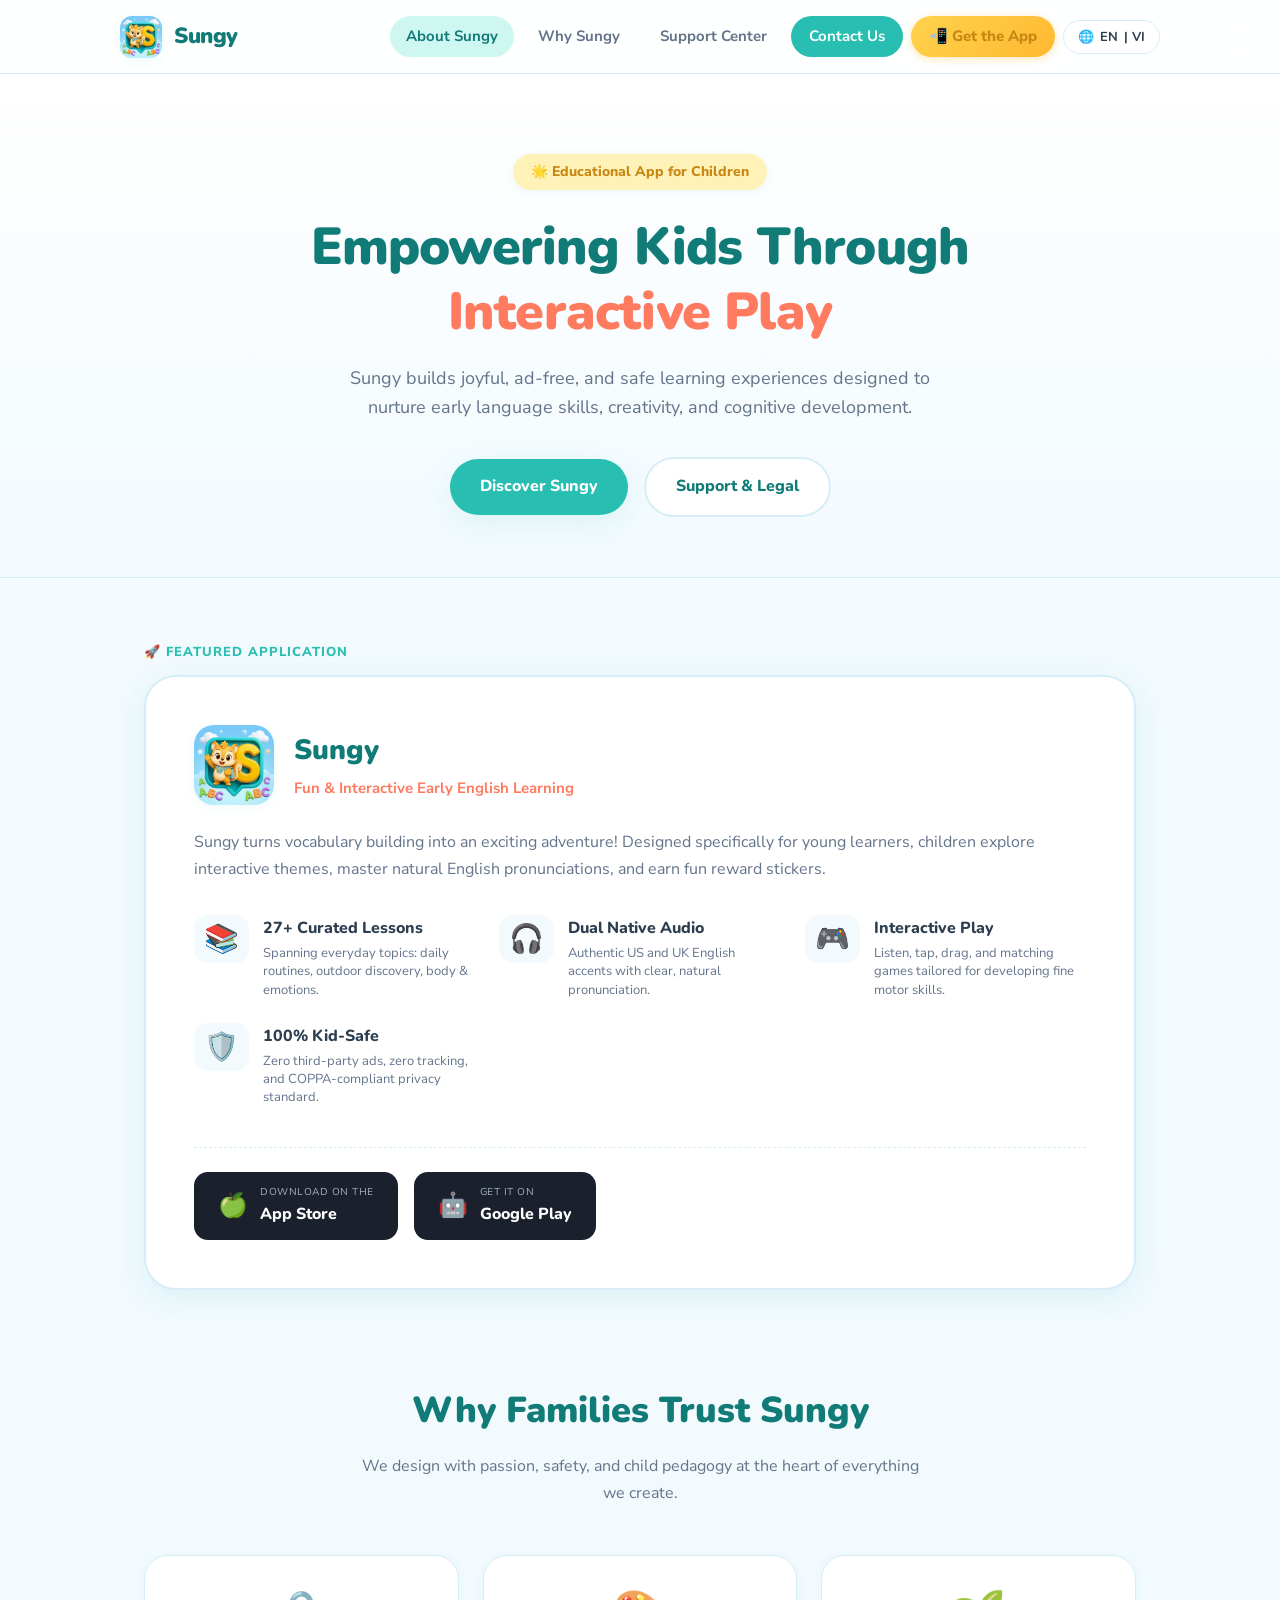
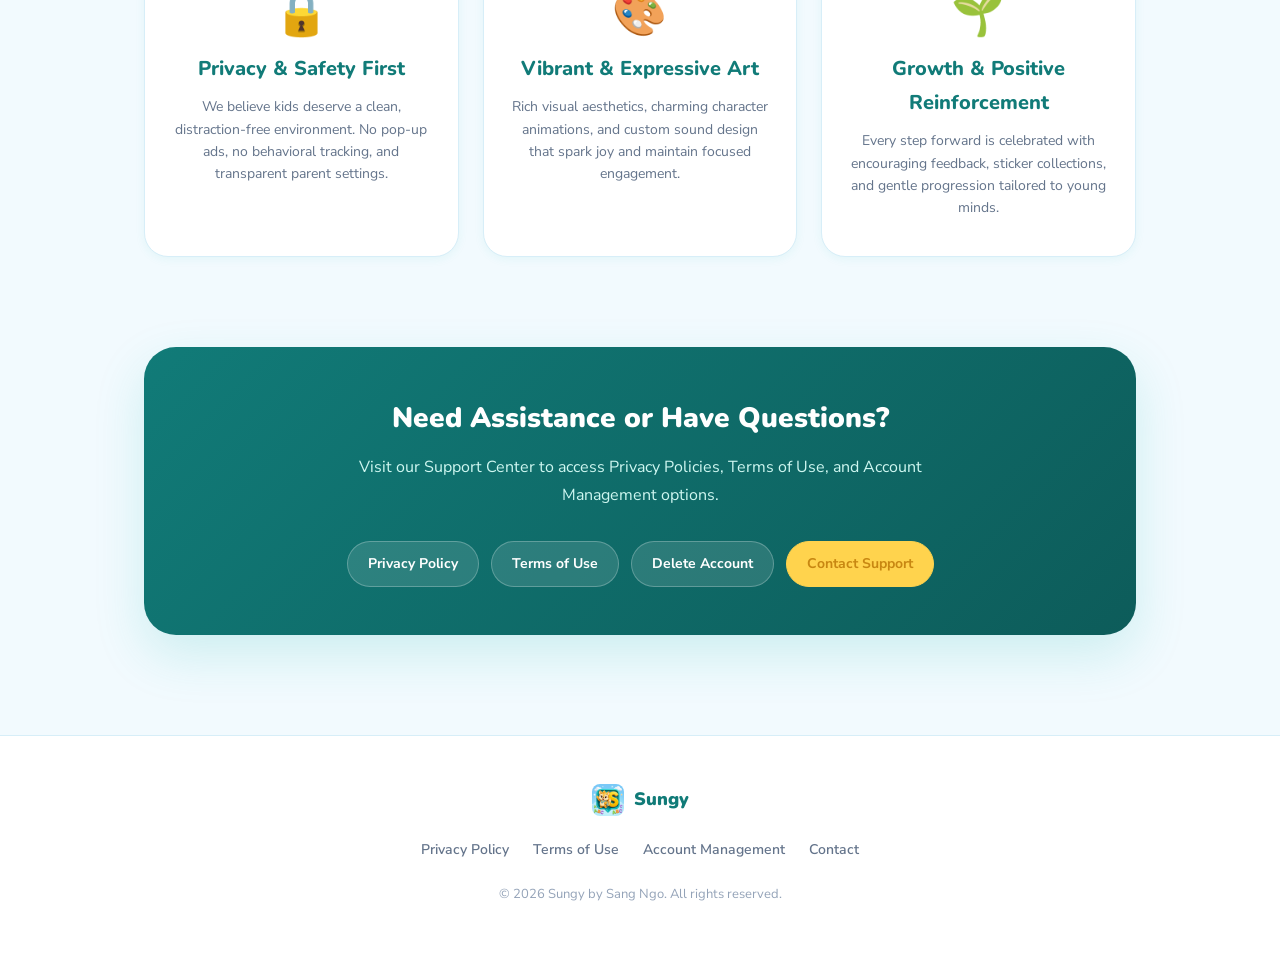
<file: sungy-home/index.html>
<!DOCTYPE html>
<html lang="en">
<head>
  <meta charset="UTF-8">
  <meta name="viewport" content="width=device-width, initial-scale=1.0">
  <title>Sungy – Inspiring Safe & Interactive Learning for Kids</title>
  <meta name="description" content="Sungy creates engaging, ad-free educational applications for children, featuring interactive English learning for early language acquisition.">
  <meta name="keywords" content="Sungy, Sungy app, tiếng Anh cho bé, học tiếng Anh mầm non, ứng dụng học tiếng Anh trẻ em, early English learning, kids educational app, safe kids app">
  <link rel="canonical" href="https://sungy.net/">
  <link rel="icon" type="image/png" href="icon.png">

  <!-- Open Graph / Facebook / Zalo -->
  <meta property="og:type" content="website">
  <meta property="og:url" content="https://sungy.net/">
  <meta property="og:site_name" content="Sungy">
  <meta property="og:title" content="Sungy – Inspiring Safe & Interactive Learning for Kids">
  <meta property="og:description" content="Sungy creates engaging, ad-free educational applications for children, featuring interactive English learning for early language acquisition.">
  <meta property="og:image" content="https://sungy.net/icon.png">

  <!-- Twitter Cards -->
  <meta name="twitter:card" content="summary_large_image">
  <meta name="twitter:url" content="https://sungy.net/">
  <meta name="twitter:title" content="Sungy – Inspiring Safe & Interactive Learning for Kids">
  <meta name="twitter:description" content="Sungy creates engaging, ad-free educational applications for children, featuring interactive English learning for early language acquisition.">
  <meta name="twitter:image" content="https://sungy.net/icon.png">

  <!-- Schema.org JSON-LD Structured Data -->
  <script type="application/ld+json">
  {
    "@context": "https://schema.org",
    "@type": "SoftwareApplication",
    "name": "Sungy",
    "operatingSystem": "iOS, Android",
    "applicationCategory": "EducationalApplication",
    "offers": {
      "@type": "Offer",
      "price": "0",
      "priceCurrency": "USD"
    },
    "description": "Sungy creates engaging, ad-free educational applications for children, featuring interactive English learning for early language acquisition.",
    "author": {
      "@type": "Person",
      "name": "Sang Ngo"
    },
    "url": "https://sungy.net/",
    "downloadUrl": "https://sungy.net/download"
  }
  </script>

  <link rel="stylesheet" href="style.css">
</head>
<body>

  <!-- Navbar -->
  <nav class="navbar">
    <div class="navbar-inner">
      <a href="index.html" class="nav-brand">
        <img src="icon.png" alt="Sungy Logo" class="nav-brand-icon">
        <span class="nav-brand-name">Sungy</span>
      </a>
      <ul class="nav-links">
        <li><a href="#sungy-app" class="active" data-i18n="nav.apps">About Sungy</a></li>
        <li><a href="#about" data-i18n="nav.about">Why Sungy</a></li>
        <li><a href="https://support.sungy.net/" target="_blank" data-i18n="nav.support">Support Center</a></li>
        <li><a href="mailto:beanngo1990@gmail.com" class="btn-nav" data-i18n="nav.contact">Contact Us</a></li>
        <li>
          <a href="#store-buttons" id="nav-download-btn" class="btn-download" data-i18n="nav.download">📲 Get the App</a>
        </li>
        <li>
          <button id="lang-toggle" class="lang-toggle-btn" aria-label="Toggle language">
            🌐 <strong>EN</strong> | VI
          </button>
        </li>
      </ul>
    </div>
  </nav>

  <!-- Hero Section -->
  <header class="hero">
    <div class="hero-container">
      <div class="hero-badge" data-i18n="hero.badge">🌟 Educational App for Children</div>
      <h1 data-i18n="hero.title">Empowering Kids Through <span class="highlight">Interactive Play</span></h1>
      <p class="hero-subtitle" data-i18n="hero.subtitle">
        Sungy builds joyful, ad-free, and safe learning experiences designed to nurture early language skills, creativity, and cognitive development.
      </p>
      <div class="hero-cta">
        <a href="#sungy-app" class="btn btn-primary" data-i18n="hero.ctaPrimary">Discover Sungy</a>
        <a href="https://support.sungy.net/" class="btn btn-secondary" target="_blank" data-i18n="hero.ctaSecondary">Support & Legal</a>
      </div>
    </div>
  </header>

  <main class="page">

    <!-- Featured App Section -->
    <section id="sungy-app" class="featured-app-section">
      <div class="section-badge" data-i18n="featured.badge">🚀 Featured Application</div>
      <div class="app-card">
        <div class="app-info">
          <div class="app-header">
            <img src="icon.png" alt="Sungy Icon" class="app-icon">
            <div>
              <h2 class="app-title" data-i18n="featured.title">Sungy</h2>
              <span class="app-tagline" data-i18n="featured.tagline">Fun & Interactive Early English Learning</span>
            </div>
          </div>
          <p class="app-description" data-i18n="featured.desc">
            Sungy turns vocabulary building into an exciting adventure! Designed specifically for young learners, children explore interactive themes, master natural English pronunciations, and earn fun reward stickers.
          </p>

          <div class="feature-list">
            <div class="feature-item">
              <span class="feature-icon">📚</span>
              <div>
                <strong data-i18n="featured.f1Title">27+ Curated Lessons</strong>
                <p data-i18n="featured.f1Desc">Spanning everyday topics: daily routines, outdoor discovery, body & emotions.</p>
              </div>
            </div>
            <div class="feature-item">
              <span class="feature-icon">🎧</span>
              <div>
                <strong data-i18n="featured.f2Title">Dual Native Audio</strong>
                <p data-i18n="featured.f2Desc">Authentic US and UK English accents with clear, natural pronunciation.</p>
              </div>
            </div>
            <div class="feature-item">
              <span class="feature-icon">🎮</span>
              <div>
                <strong data-i18n="featured.f3Title">Interactive Play</strong>
                <p data-i18n="featured.f3Desc">Listen, tap, drag, and matching games tailored for developing fine motor skills.</p>
              </div>
            </div>
            <div class="feature-item">
              <span class="feature-icon">🛡️</span>
              <div>
                <strong data-i18n="featured.f4Title">100% Kid-Safe</strong>
                <p data-i18n="featured.f4Desc">Zero third-party ads, zero tracking, and COPPA-compliant privacy standard.</p>
              </div>
            </div>
          </div>

          <div class="store-buttons" id="store-buttons">
            <a href="https://apps.apple.com/app/id6790650146" target="_blank" rel="noopener noreferrer" class="store-badge">
              <span class="store-icon">🍏</span>
              <div>
                <span class="store-small" data-i18n="featured.storeAppStoreSmall">Download on the</span>
                <span class="store-name">App Store</span>
              </div>
            </a>
            <a href="https://play.google.com/store/apps/details?id=com.seduforge.skidsenglish" target="_blank" rel="noopener noreferrer" class="store-badge">
              <span class="store-icon">🤖</span>
              <div>
                <span class="store-small" data-i18n="featured.storeGooglePlaySmall">GET IT ON</span>
                <span class="store-name">Google Play</span>
              </div>
            </a>
          </div>
        </div>
      </div>
    </section>

    <!-- Why Sungy / Core Values -->
    <section id="about" class="values-section">
      <h2 class="section-title" data-i18n="values.title">Why Families Trust <span class="highlight">Sungy</span></h2>
      <p class="section-subtitle" data-i18n="values.subtitle">We design with passion, safety, and child pedagogy at the heart of everything we create.</p>

      <div class="values-grid">
        <div class="value-card">
          <div class="value-emoji">🔒</div>
          <h3 data-i18n="values.v1Title">Privacy & Safety First</h3>
          <p data-i18n="values.v1Desc">We believe kids deserve a clean, distraction-free environment. No pop-up ads, no behavioral tracking, and transparent parent settings.</p>
        </div>

        <div class="value-card">
          <div class="value-emoji">🎨</div>
          <h3 data-i18n="values.v2Title">Vibrant & Expressive Art</h3>
          <p data-i18n="values.v2Desc">Rich visual aesthetics, charming character animations, and custom sound design that spark joy and maintain focused engagement.</p>
        </div>

        <div class="value-card">
          <div class="value-emoji">🌱</div>
          <h3 data-i18n="values.v3Title">Growth & Positive Reinforcement</h3>
          <p data-i18n="values.v3Desc">Every step forward is celebrated with encouraging feedback, sticker collections, and gentle progression tailored to young minds.</p>
        </div>
      </div>
    </section>

    <!-- Support & Contact Banner -->
    <section class="support-banner">
      <div class="support-content">
        <h2 data-i18n="supportBanner.title">Need Assistance or Have Questions?</h2>
        <p data-i18n="supportBanner.subtitle">Visit our Support Center to access Privacy Policies, Terms of Use, and Account Management options.</p>
        <div class="support-links">
          <a href="https://support.sungy.net/privacy-policy.html" class="support-btn" target="_blank" data-i18n="supportBanner.privacy">Privacy Policy</a>
          <a href="https://support.sungy.net/terms-of-use.html" class="support-btn" target="_blank" data-i18n="supportBanner.terms">Terms of Use</a>
          <a href="https://support.sungy.net/delete-account.html" class="support-btn" target="_blank" data-i18n="supportBanner.deleteAccount">Delete Account</a>
          <a href="mailto:beanngo1990@gmail.com" class="support-btn highlight-btn" data-i18n="supportBanner.contact">Contact Support</a>
        </div>
      </div>
    </section>

  </main>

  <!-- Footer -->
  <footer class="footer">
    <div class="footer-inner">
      <div class="footer-brand">
        <img src="icon.png" alt="Sungy Logo" class="footer-logo">
        <span>Sungy</span>
      </div>
      <ul class="footer-links">
        <li><a href="https://support.sungy.net/privacy-policy.html" target="_blank" data-i18n="footer.privacy">Privacy Policy</a></li>
        <li><a href="https://support.sungy.net/terms-of-use.html" target="_blank" data-i18n="footer.terms">Terms of Use</a></li>
        <li><a href="https://support.sungy.net/delete-account.html" target="_blank" data-i18n="footer.account">Account Management</a></li>
        <li><a href="mailto:beanngo1990@gmail.com" data-i18n="footer.contact">Contact</a></li>
      </ul>
      <p class="footer-copy" data-i18n="footer.copy">© 2026 Sungy by Sang Ngo. All rights reserved.</p>
    </div>
  </footer>

  <script src="script.js"></script>
</body>
</html>
</file>
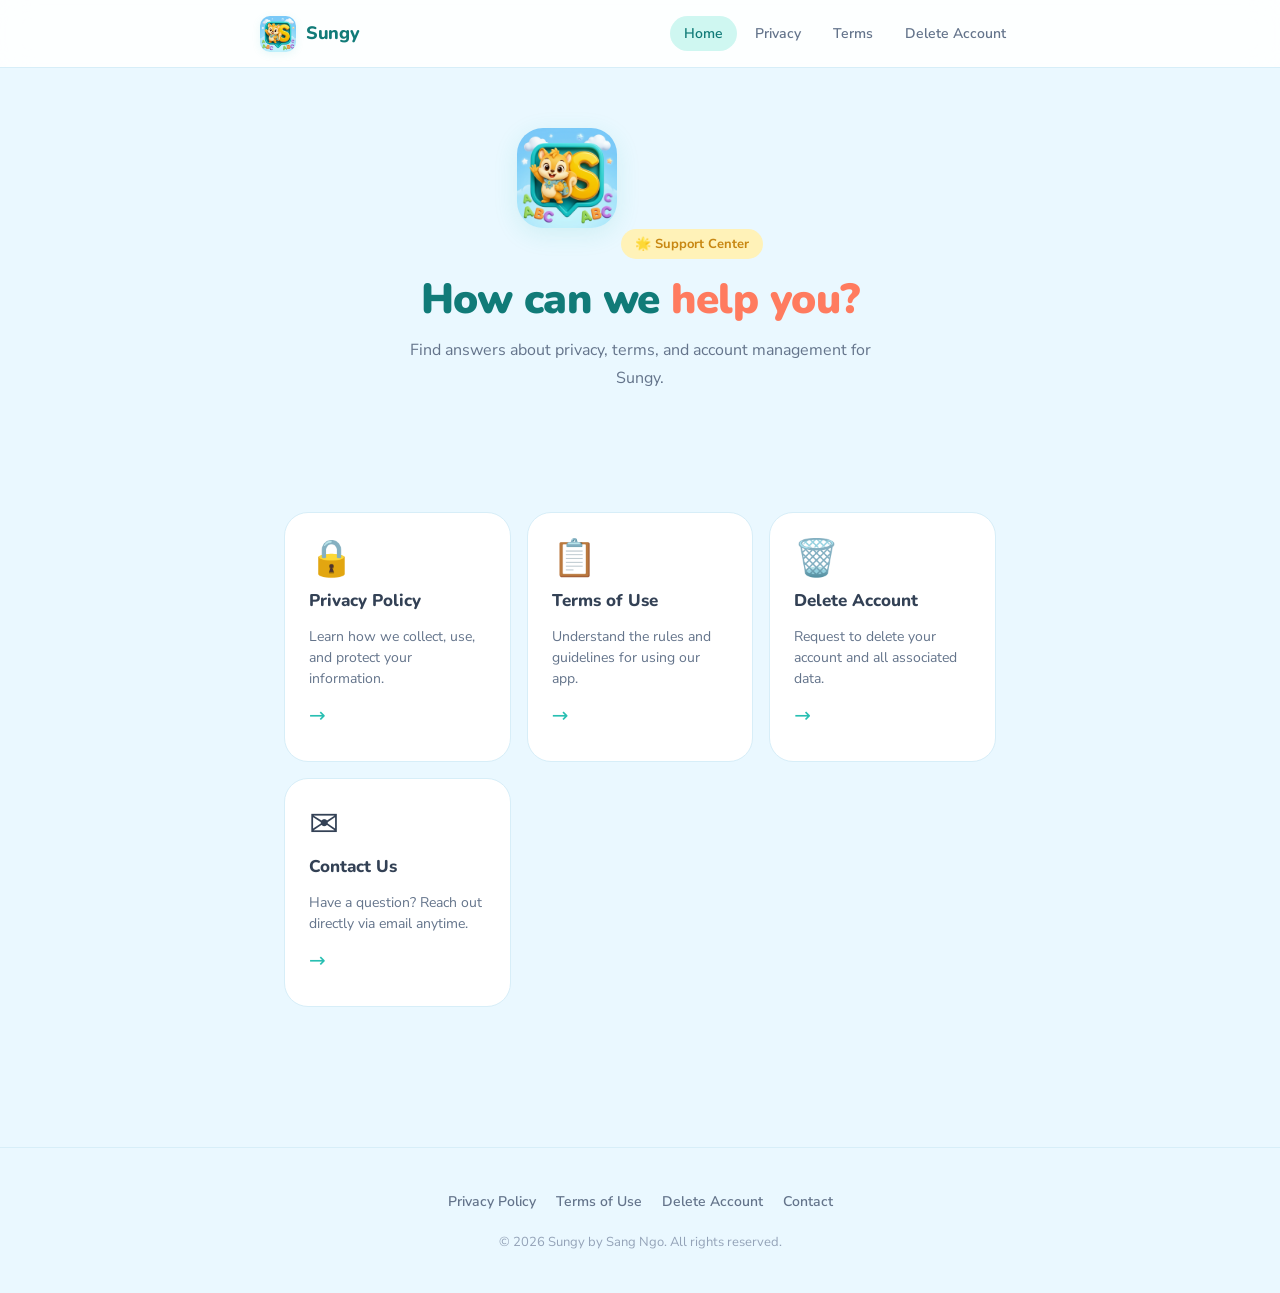
<file: sungy/index.html>
<!DOCTYPE html>
<html lang="en">
<head>
  <meta charset="UTF-8">
  <meta name="viewport" content="width=device-width, initial-scale=1.0">
  <title>Support – Sungy</title>
  <meta name="description" content="Help center for Sungy – Privacy Policy, Terms of Use, and Account Management.">
  <link rel="icon" type="image/png" href="icon.png">
  <link rel="stylesheet" href="style.css">
</head>
<body>

  <!-- Navbar -->
  <nav class="navbar">
    <div class="navbar-inner">
      <a href="index.html" class="nav-brand">
        <img src="icon.png" alt="Sungy" class="nav-brand-icon">
        <span class="nav-brand-name">Sungy</span>
      </a>
      <ul class="nav-links">
        <li><a href="index.html" class="active">Home</a></li>
        <li><a href="privacy-policy.html">Privacy</a></li>
        <li><a href="terms-of-use.html">Terms</a></li>
        <li><a href="delete-account.html">Delete Account</a></li>
      </ul>
    </div>
  </nav>

  <!-- Hero -->
  <div class="hero">
    <img src="icon.png" alt="Sungy" class="hero-icon">
    <div class="hero-badge">🌟 Support Center</div>
    <h1>How can we <span class="highlight">help you?</span></h1>
    <p>Find answers about privacy, terms, and account management for Sungy.</p>
  </div>

  <!-- Cards -->
  <div class="page">
    <div class="cards-grid">

      <a href="privacy-policy.html" class="card">
        <div class="card-emoji">🔒</div>
        <div class="card-title">Privacy Policy</div>
        <div class="card-desc">Learn how we collect, use, and protect your information.</div>
        <div class="card-arrow">→</div>
      </a>

      <a href="terms-of-use.html" class="card">
        <div class="card-emoji">📋</div>
        <div class="card-title">Terms of Use</div>
        <div class="card-desc">Understand the rules and guidelines for using our app.</div>
        <div class="card-arrow">→</div>
      </a>

      <a href="delete-account.html" class="card">
        <div class="card-emoji">🗑️</div>
        <div class="card-title">Delete Account</div>
        <div class="card-desc">Request to delete your account and all associated data.</div>
        <div class="card-arrow">→</div>
      </a>

      <a href="mailto:beanngo1990@gmail.com" class="card">
        <div class="card-emoji">✉️</div>
        <div class="card-title">Contact Us</div>
        <div class="card-desc">Have a question? Reach out directly via email anytime.</div>
        <div class="card-arrow">→</div>
      </a>

    </div>
  </div>

  <!-- Footer -->
  <footer class="footer">
    <ul class="footer-links">
      <li><a href="privacy-policy.html">Privacy Policy</a></li>
      <li><a href="terms-of-use.html">Terms of Use</a></li>
      <li><a href="delete-account.html">Delete Account</a></li>
      <li><a href="mailto:beanngo1990@gmail.com">Contact</a></li>
    </ul>
    <p class="footer-copy">© 2026 Sungy by Sang Ngo. All rights reserved.</p>
  </footer>

</body>
</html>
</file>
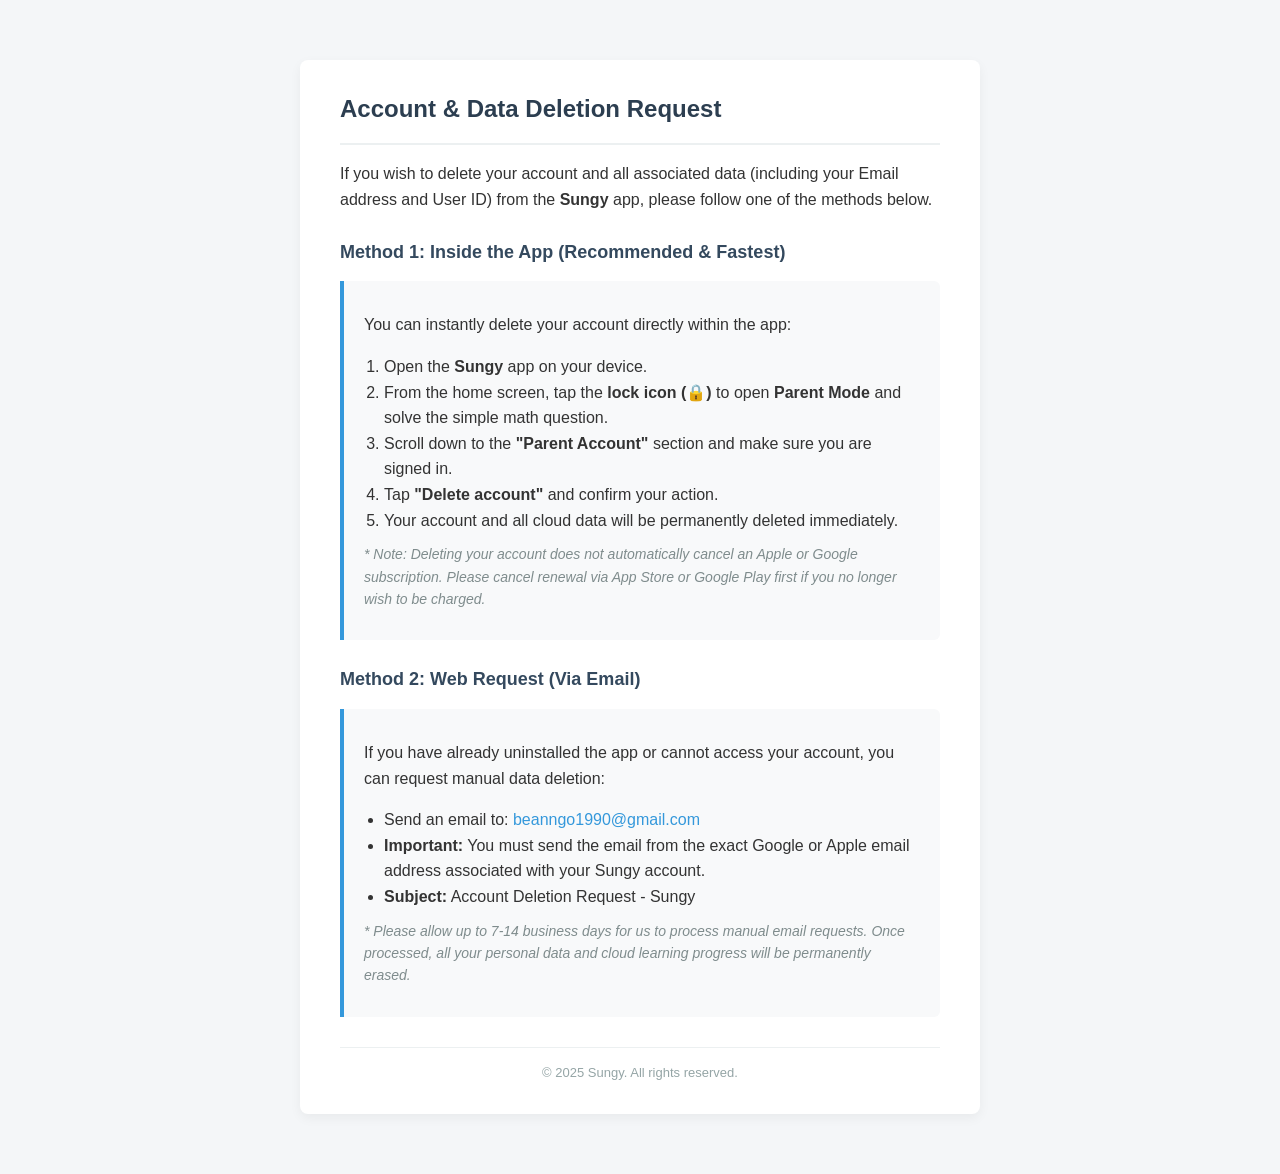
<file: s-kids-english/delete-account.html>
<!DOCTYPE html>
<html lang="en">
<head>
    <meta charset="UTF-8">
    <meta name="viewport" content="width=device-width, initial-scale=1.0">
    <title>Account Deletion - Sungy</title>
    <style>
        body {
            font-family: -apple-system, BlinkMacSystemFont, "Segoe UI", Roboto, Helvetica, Arial, sans-serif;
            line-height: 1.6;
            color: #333;
            background-color: #f4f6f8;
            margin: 0;
            padding: 20px;
        }
        .container {
            max-width: 600px;
            margin: 40px auto;
            background: #ffffff;
            padding: 30px 40px;
            border-radius: 8px;
            box-shadow: 0 4px 12px rgba(0,0,0,0.05);
        }
        h1 {
            color: #2c3e50;
            font-size: 24px;
            margin-top: 0;
            border-bottom: 2px solid #ecf0f1;
            padding-bottom: 15px;
        }
        h2 {
            color: #34495e;
            font-size: 18px;
            margin-top: 25px;
        }
        p {
            margin-bottom: 15px;
        }
        .method-box {
            background: #f8f9fa;
            border-left: 4px solid #3498db;
            padding: 15px 20px;
            margin-bottom: 20px;
            border-radius: 0 6px 6px 0;
        }
        ul, ol {
            padding-left: 20px;
            margin-bottom: 0;
        }
        a {
            color: #3498db;
            text-decoration: none;
            font-weight: 500;
        }
        a:hover {
            text-decoration: underline;
        }
        .footer {
            margin-top: 30px;
            text-align: center;
            font-size: 13px;
            color: #95a5a6;
            border-top: 1px solid #ecf0f1;
            padding-top: 15px;
        }
    </style>
</head>
<body>

    <div class="container">
        <h1>Account &amp; Data Deletion Request</h1>
        <p>If you wish to delete your account and all associated data (including your Email address and User ID) from the <strong>Sungy</strong> app, please follow one of the methods below.</p>

        <h2>Method 1: Inside the App (Recommended &amp; Fastest)</h2>
        <div class="method-box">
            <p>You can instantly delete your account directly within the app:</p>
            <ol>
                <li>Open the <strong>Sungy</strong> app on your device.</li>
                <li>From the home screen, tap the <strong>lock icon (🔒)</strong> to open <strong>Parent Mode</strong> and solve the simple math question.</li>
                <li>Scroll down to the <strong>"Parent Account"</strong> section and make sure you are signed in.</li>
                <li>Tap <strong>"Delete account"</strong> and confirm your action.</li>
                <li>Your account and all cloud data will be permanently deleted immediately.</li>
            </ol>
            <p style="margin-top: 10px; font-size: 14px; color: #7f8c8d;"><em>* Note: Deleting your account does not automatically cancel an Apple or Google subscription. Please cancel renewal via App Store or Google Play first if you no longer wish to be charged.</em></p>
        </div>

        <h2>Method 2: Web Request (Via Email)</h2>
        <div class="method-box">
            <p>If you have already uninstalled the app or cannot access your account, you can request manual data deletion:</p>
            <ul>
                <li>Send an email to: <a href="mailto:beanngo1990@gmail.com">beanngo1990@gmail.com</a></li>
                <li><strong>Important:</strong> You must send the email from the exact Google or Apple email address associated with your Sungy account.</li>
                <li><strong>Subject:</strong> Account Deletion Request - Sungy</li>
            </ul>
            <p style="margin-top: 10px; font-size: 14px; color: #7f8c8d;"><em>* Please allow up to 7-14 business days for us to process manual email requests. Once processed, all your personal data and cloud learning progress will be permanently erased.</em></p>
        </div>

        <div class="footer">
            &copy; 2025 Sungy. All rights reserved.
        </div>
    </div>

</body>
</html>
</file>
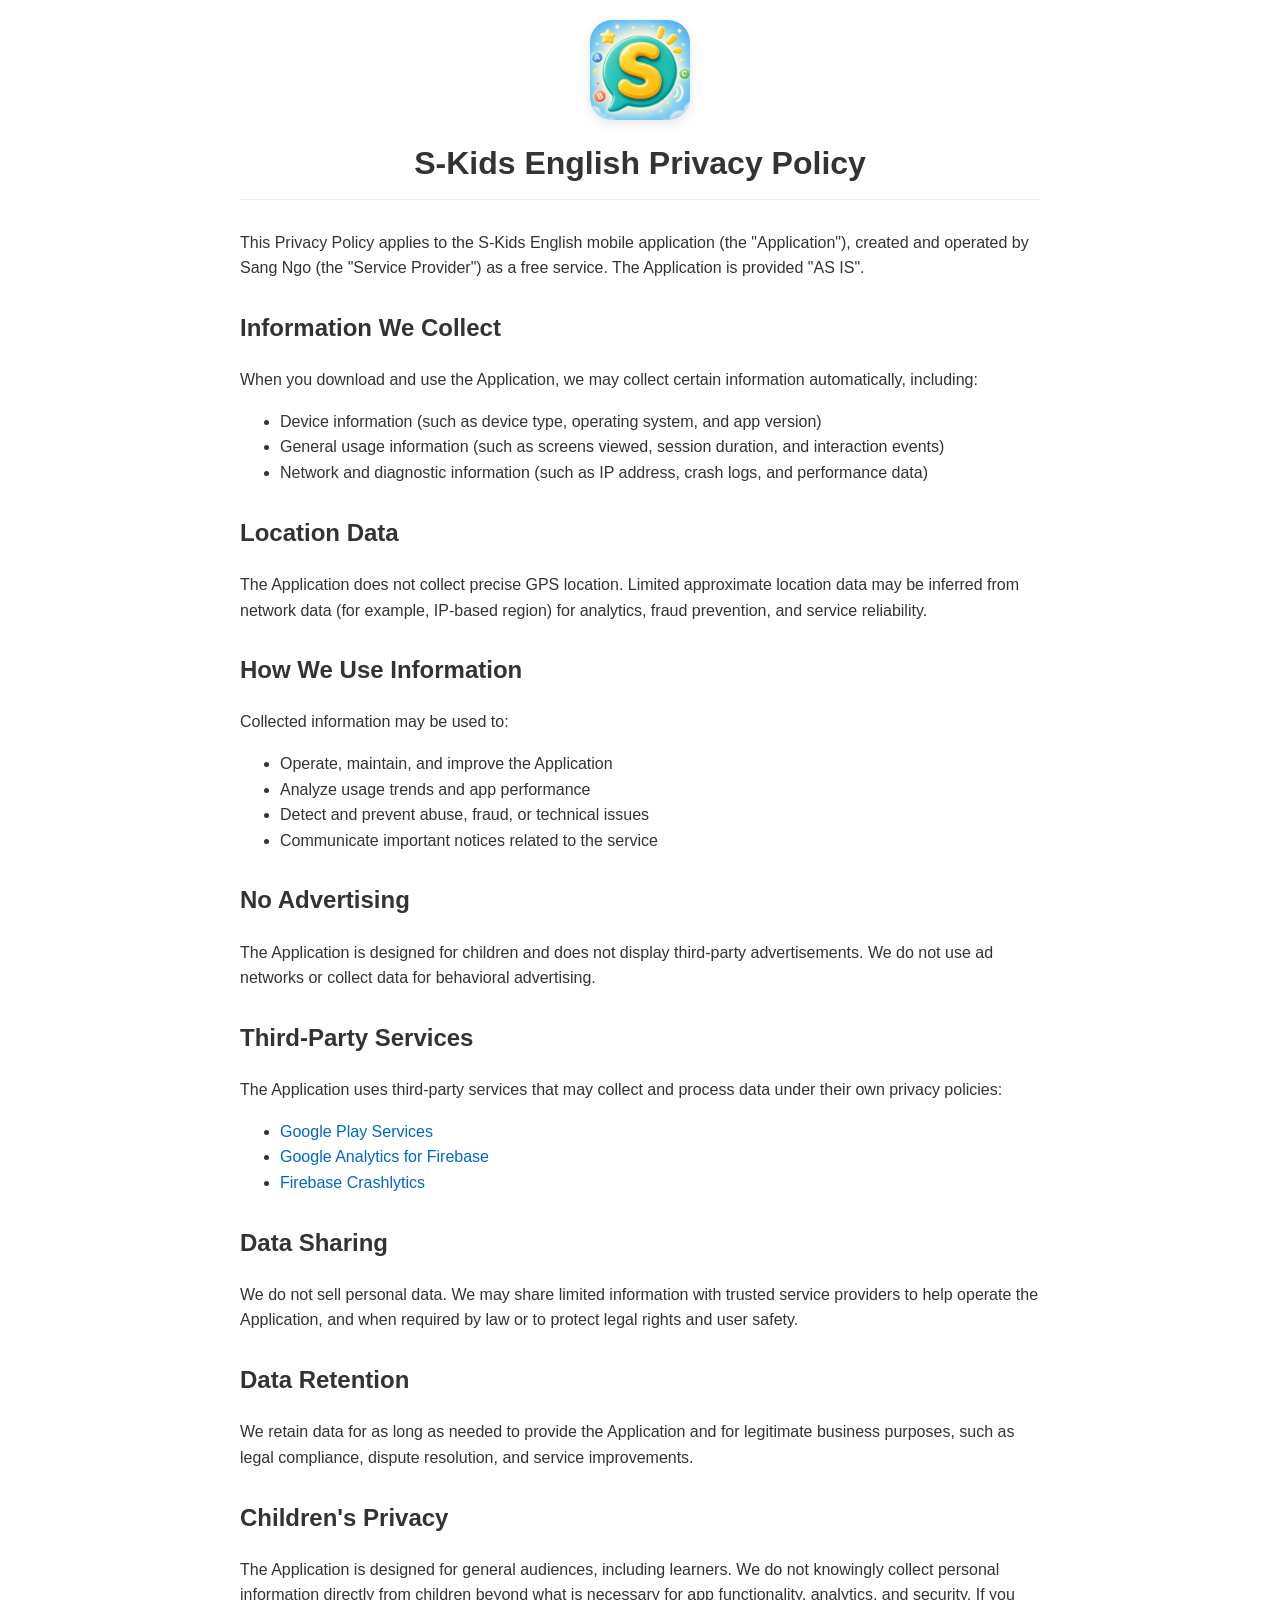
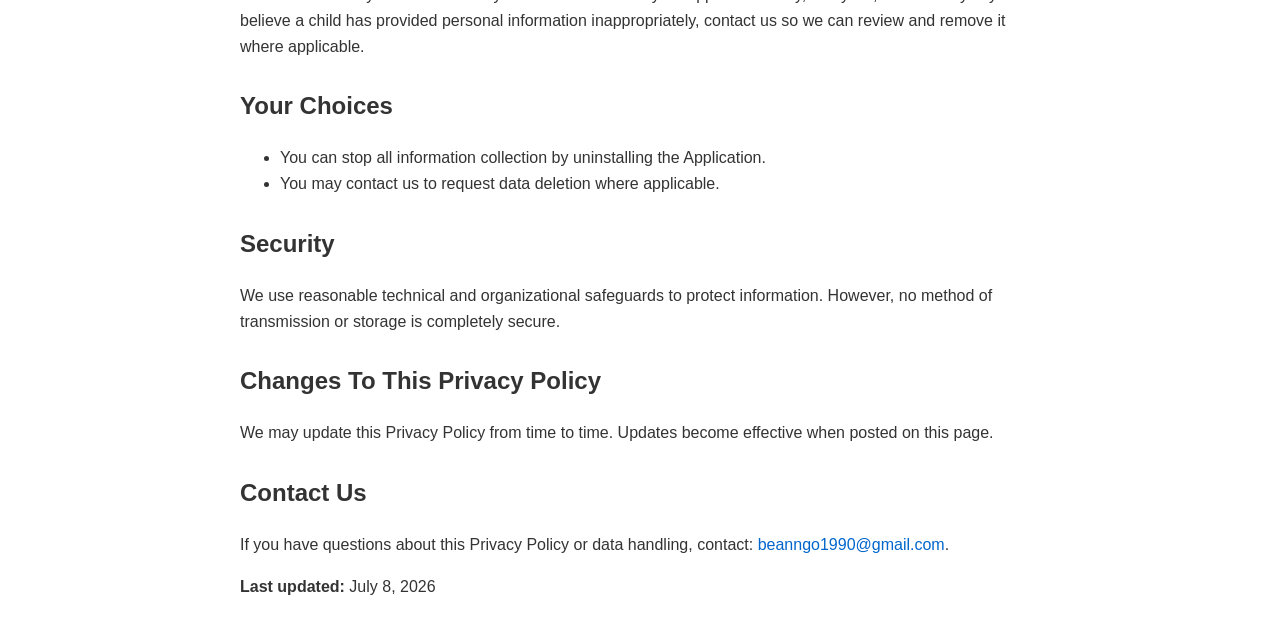
<file: s-kids-english/privacy-policy.html>
<!DOCTYPE html>
<html lang="en">
<head>
    <meta charset="UTF-8">
    <meta name="viewport" content="width=device-width, initial-scale=1.0">
    <title>Privacy Policy - S-Kids English</title>
    <style>
        body {
            font-family: -apple-system, BlinkMacSystemFont, 'Segoe UI', Roboto, Helvetica, Arial, sans-serif;
            line-height: 1.6;
            color: #333;
            max-width: 800px;
            margin: 0 auto;
            padding: 20px;
        }
        .header {
            text-align: center;
            margin-bottom: 30px;
        }
        .app-icon {
            width: 100px;
            height: 100px;
            border-radius: 22px;
            margin-bottom: 10px;
            box-shadow: 0 4px 12px rgba(0, 0, 0, 0.1);
        }
        h1 {
            border-bottom: 1px solid #eee;
            padding-bottom: 10px;
            margin-top: 0;
        }
        h2 {
            margin-top: 28px;
        }
        a {
            color: #0066cc;
            text-decoration: none;
        }
        a:hover {
            text-decoration: underline;
        }
    </style>
</head>
<body>
    <div class="header">
        <img src="icon.png" alt="App Icon" class="app-icon">
        <h1>S-Kids English Privacy Policy</h1>
    </div>

    <p>This Privacy Policy applies to the S-Kids English mobile application (the "Application"), created and operated by Sang Ngo (the "Service Provider") as a free service. The Application is provided "AS IS".</p>

    <h2>Information We Collect</h2>
    <p>When you download and use the Application, we may collect certain information automatically, including:</p>
    <ul>
        <li>Device information (such as device type, operating system, and app version)</li>
        <li>General usage information (such as screens viewed, session duration, and interaction events)</li>
        <li>Network and diagnostic information (such as IP address, crash logs, and performance data)</li>
    </ul>

    <h2>Location Data</h2>
    <p>The Application does not collect precise GPS location. Limited approximate location data may be inferred from network data (for example, IP-based region) for analytics, fraud prevention, and service reliability.</p>

    <h2>How We Use Information</h2>
    <p>Collected information may be used to:</p>
    <ul>
        <li>Operate, maintain, and improve the Application</li>
        <li>Analyze usage trends and app performance</li>
        <li>Detect and prevent abuse, fraud, or technical issues</li>
        <li>Communicate important notices related to the service</li>
    </ul>

    <h2>No Advertising</h2>
    <p>The Application is designed for children and does not display third-party advertisements. We do not use ad networks or collect data for behavioral advertising.</p>

    <h2>Third-Party Services</h2>
    <p>The Application uses third-party services that may collect and process data under their own privacy policies:</p>
    <ul>
        <li><a href="https://www.google.com/policies/privacy/" target="_blank" rel="noopener noreferrer">Google Play Services</a></li>
        <li><a href="https://firebase.google.com/support/privacy" target="_blank" rel="noopener noreferrer">Google Analytics for Firebase</a></li>
        <li><a href="https://firebase.google.com/support/privacy/" target="_blank" rel="noopener noreferrer">Firebase Crashlytics</a></li>
    </ul>

    <h2>Data Sharing</h2>
    <p>We do not sell personal data. We may share limited information with trusted service providers to help operate the Application, and when required by law or to protect legal rights and user safety.</p>

    <h2>Data Retention</h2>
    <p>We retain data for as long as needed to provide the Application and for legitimate business purposes, such as legal compliance, dispute resolution, and service improvements.</p>

    <h2>Children's Privacy</h2>
    <p>The Application is designed for general audiences, including learners. We do not knowingly collect personal information directly from children beyond what is necessary for app functionality, analytics, and security. If you believe a child has provided personal information inappropriately, contact us so we can review and remove it where applicable.</p>

    <h2>Your Choices</h2>
    <ul>
        <li>You can stop all information collection by uninstalling the Application.</li>
        <li>You may contact us to request data deletion where applicable.</li>
    </ul>

    <h2>Security</h2>
    <p>We use reasonable technical and organizational safeguards to protect information. However, no method of transmission or storage is completely secure.</p>

    <h2>Changes To This Privacy Policy</h2>
    <p>We may update this Privacy Policy from time to time. Updates become effective when posted on this page.</p>

    <h2>Contact Us</h2>
    <p>If you have questions about this Privacy Policy or data handling, contact: <a href="mailto:beanngo1990@gmail.com">beanngo1990@gmail.com</a>.</p>

    <p><strong>Last updated:</strong> July 8, 2026</p>
</body>
</html>
</file>
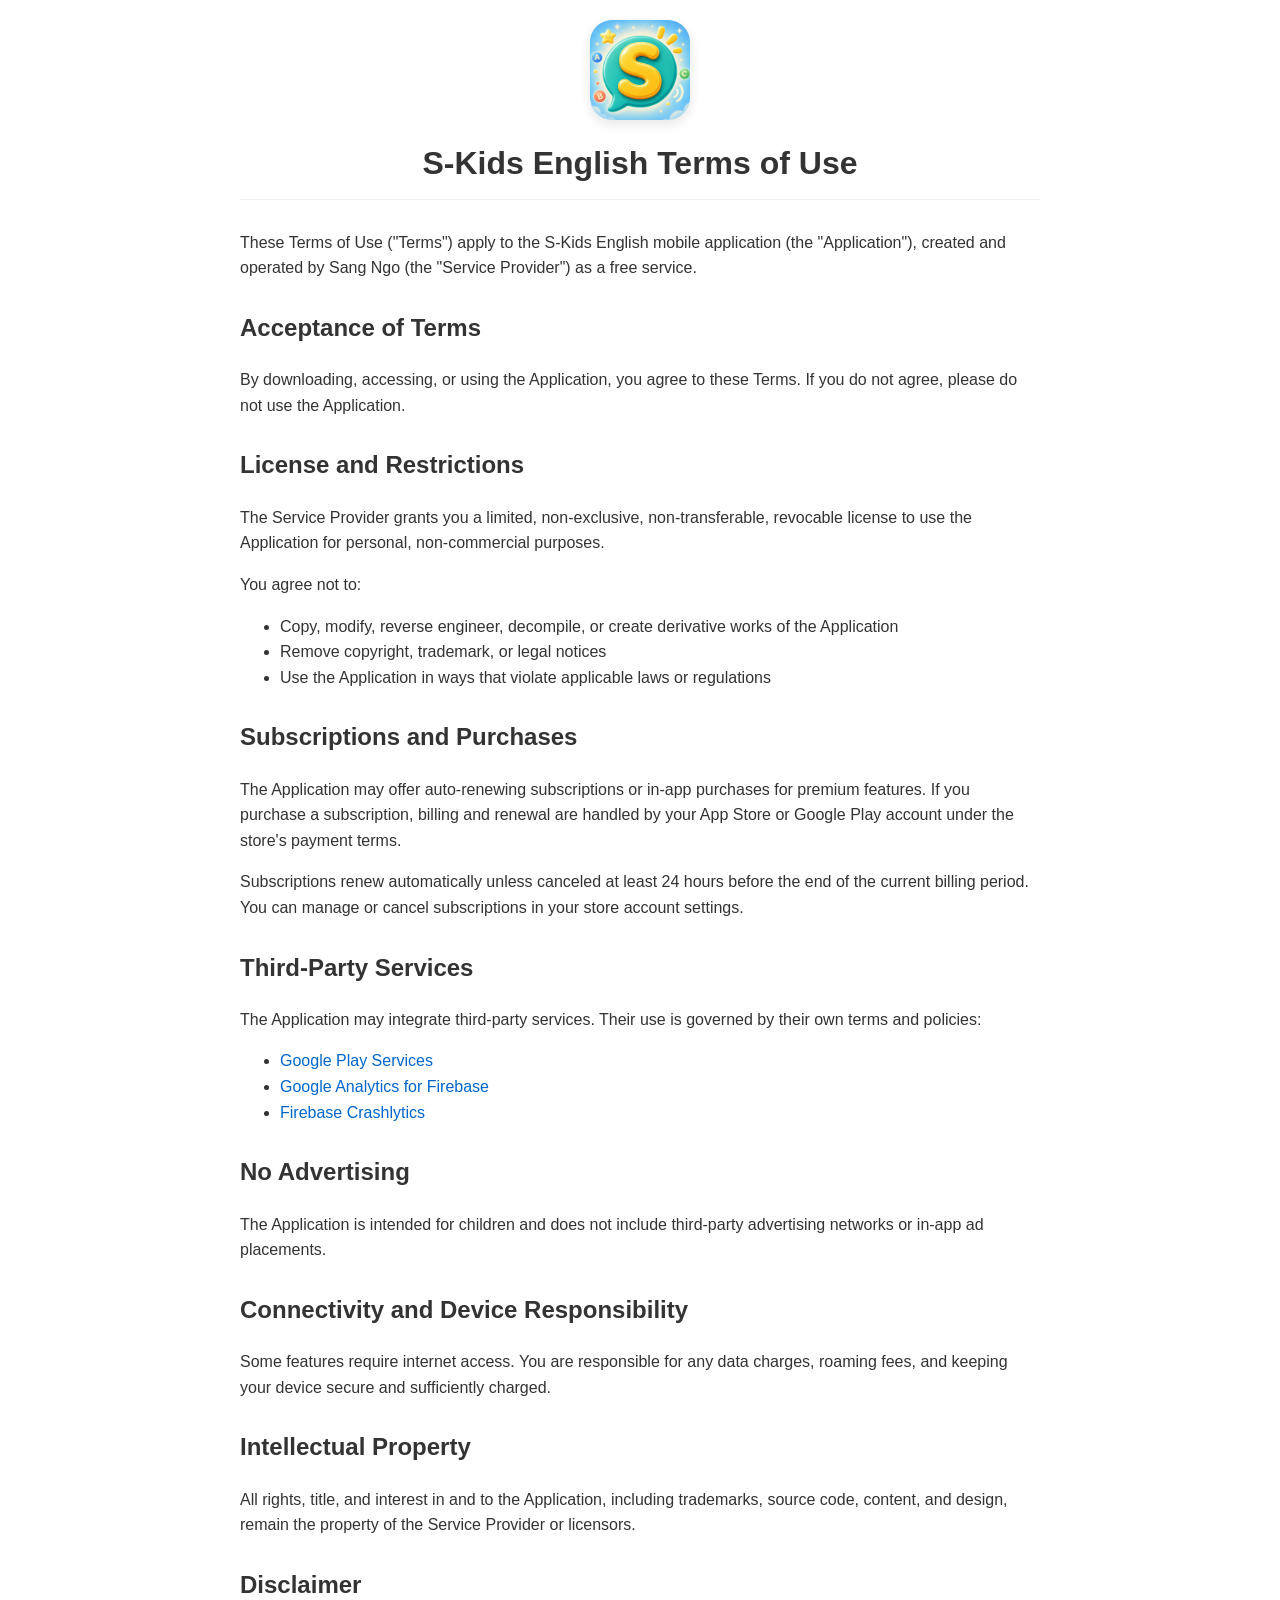
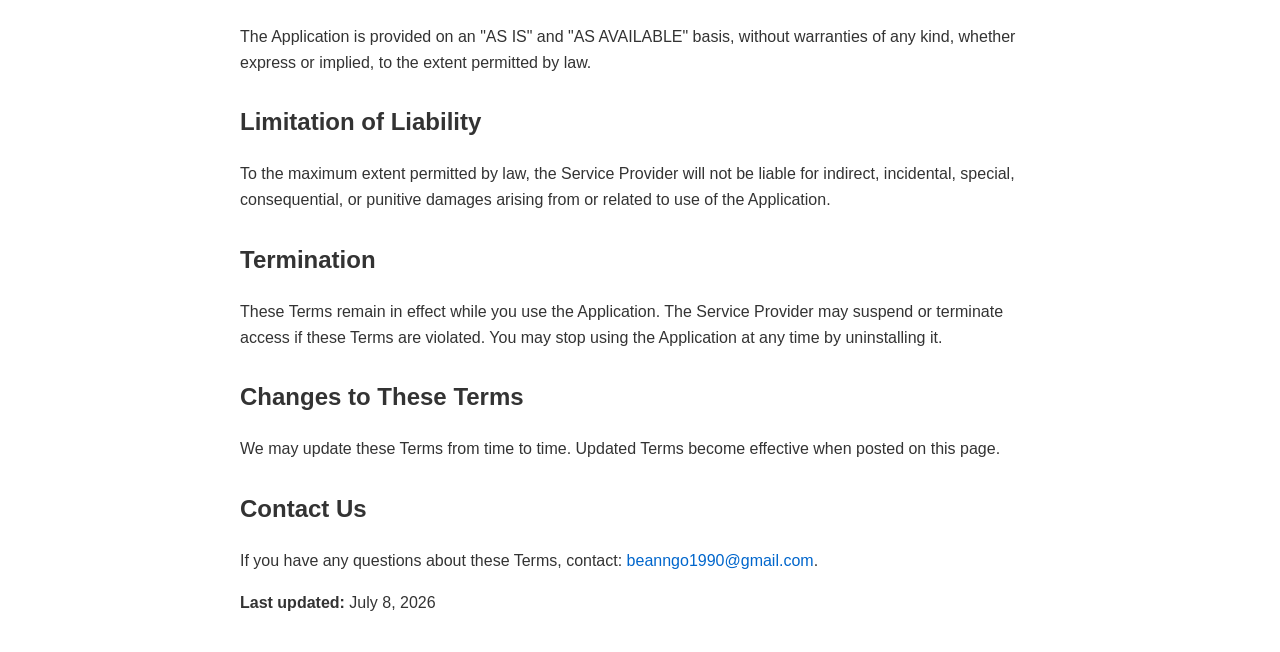
<file: s-kids-english/terms-of-use.html>
<!DOCTYPE html>
<html lang="en">
<head>
    <meta charset="UTF-8">
    <meta name="viewport" content="width=device-width, initial-scale=1.0">
    <title>Terms of Use - S-Kids English</title>
    <style>
        body {
            font-family: -apple-system, BlinkMacSystemFont, 'Segoe UI', Roboto, Helvetica, Arial, sans-serif;
            line-height: 1.6;
            color: #333;
            max-width: 800px;
            margin: 0 auto;
            padding: 20px;
        }
        .header {
            text-align: center;
            margin-bottom: 30px;
        }
        .app-icon {
            width: 100px;
            height: 100px;
            border-radius: 22px;
            margin-bottom: 10px;
            box-shadow: 0 4px 12px rgba(0, 0, 0, 0.1);
        }
        h1 {
            border-bottom: 1px solid #eee;
            padding-bottom: 10px;
            margin-top: 0;
        }
        h2 {
            margin-top: 28px;
        }
        a {
            color: #0066cc;
            text-decoration: none;
        }
        a:hover {
            text-decoration: underline;
        }
    </style>
</head>
<body>
    <div class="header">
        <img src="icon.png" alt="App Icon" class="app-icon">
        <h1>S-Kids English Terms of Use</h1>
    </div>

    <p>These Terms of Use ("Terms") apply to the S-Kids English mobile application (the "Application"), created and operated by Sang Ngo (the "Service Provider") as a free service.</p>

    <h2>Acceptance of Terms</h2>
    <p>By downloading, accessing, or using the Application, you agree to these Terms. If you do not agree, please do not use the Application.</p>

    <h2>License and Restrictions</h2>
    <p>The Service Provider grants you a limited, non-exclusive, non-transferable, revocable license to use the Application for personal, non-commercial purposes.</p>
    <p>You agree not to:</p>
    <ul>
        <li>Copy, modify, reverse engineer, decompile, or create derivative works of the Application</li>
        <li>Remove copyright, trademark, or legal notices</li>
        <li>Use the Application in ways that violate applicable laws or regulations</li>
    </ul>

    <h2>Subscriptions and Purchases</h2>
    <p>The Application may offer auto-renewing subscriptions or in-app purchases for premium features. If you purchase a subscription, billing and renewal are handled by your App Store or Google Play account under the store's payment terms.</p>
    <p>Subscriptions renew automatically unless canceled at least 24 hours before the end of the current billing period. You can manage or cancel subscriptions in your store account settings.</p>

    <h2>Third-Party Services</h2>
    <p>The Application may integrate third-party services. Their use is governed by their own terms and policies:</p>
    <ul>
        <li><a href="https://policies.google.com/terms" target="_blank" rel="noopener noreferrer">Google Play Services</a></li>
        <li><a href="https://www.google.com/analytics/terms/" target="_blank" rel="noopener noreferrer">Google Analytics for Firebase</a></li>
        <li><a href="https://firebase.google.com/terms/crashlytics" target="_blank" rel="noopener noreferrer">Firebase Crashlytics</a></li>
    </ul>

    <h2>No Advertising</h2>
    <p>The Application is intended for children and does not include third-party advertising networks or in-app ad placements.</p>

    <h2>Connectivity and Device Responsibility</h2>
    <p>Some features require internet access. You are responsible for any data charges, roaming fees, and keeping your device secure and sufficiently charged.</p>

    <h2>Intellectual Property</h2>
    <p>All rights, title, and interest in and to the Application, including trademarks, source code, content, and design, remain the property of the Service Provider or licensors.</p>

    <h2>Disclaimer</h2>
    <p>The Application is provided on an "AS IS" and "AS AVAILABLE" basis, without warranties of any kind, whether express or implied, to the extent permitted by law.</p>

    <h2>Limitation of Liability</h2>
    <p>To the maximum extent permitted by law, the Service Provider will not be liable for indirect, incidental, special, consequential, or punitive damages arising from or related to use of the Application.</p>

    <h2>Termination</h2>
    <p>These Terms remain in effect while you use the Application. The Service Provider may suspend or terminate access if these Terms are violated. You may stop using the Application at any time by uninstalling it.</p>

    <h2>Changes to These Terms</h2>
    <p>We may update these Terms from time to time. Updated Terms become effective when posted on this page.</p>

    <h2>Contact Us</h2>
    <p>If you have any questions about these Terms, contact: <a href="mailto:beanngo1990@gmail.com">beanngo1990@gmail.com</a>.</p>

    <p><strong>Last updated:</strong> July 8, 2026</p>
</body>
</html>
</file>
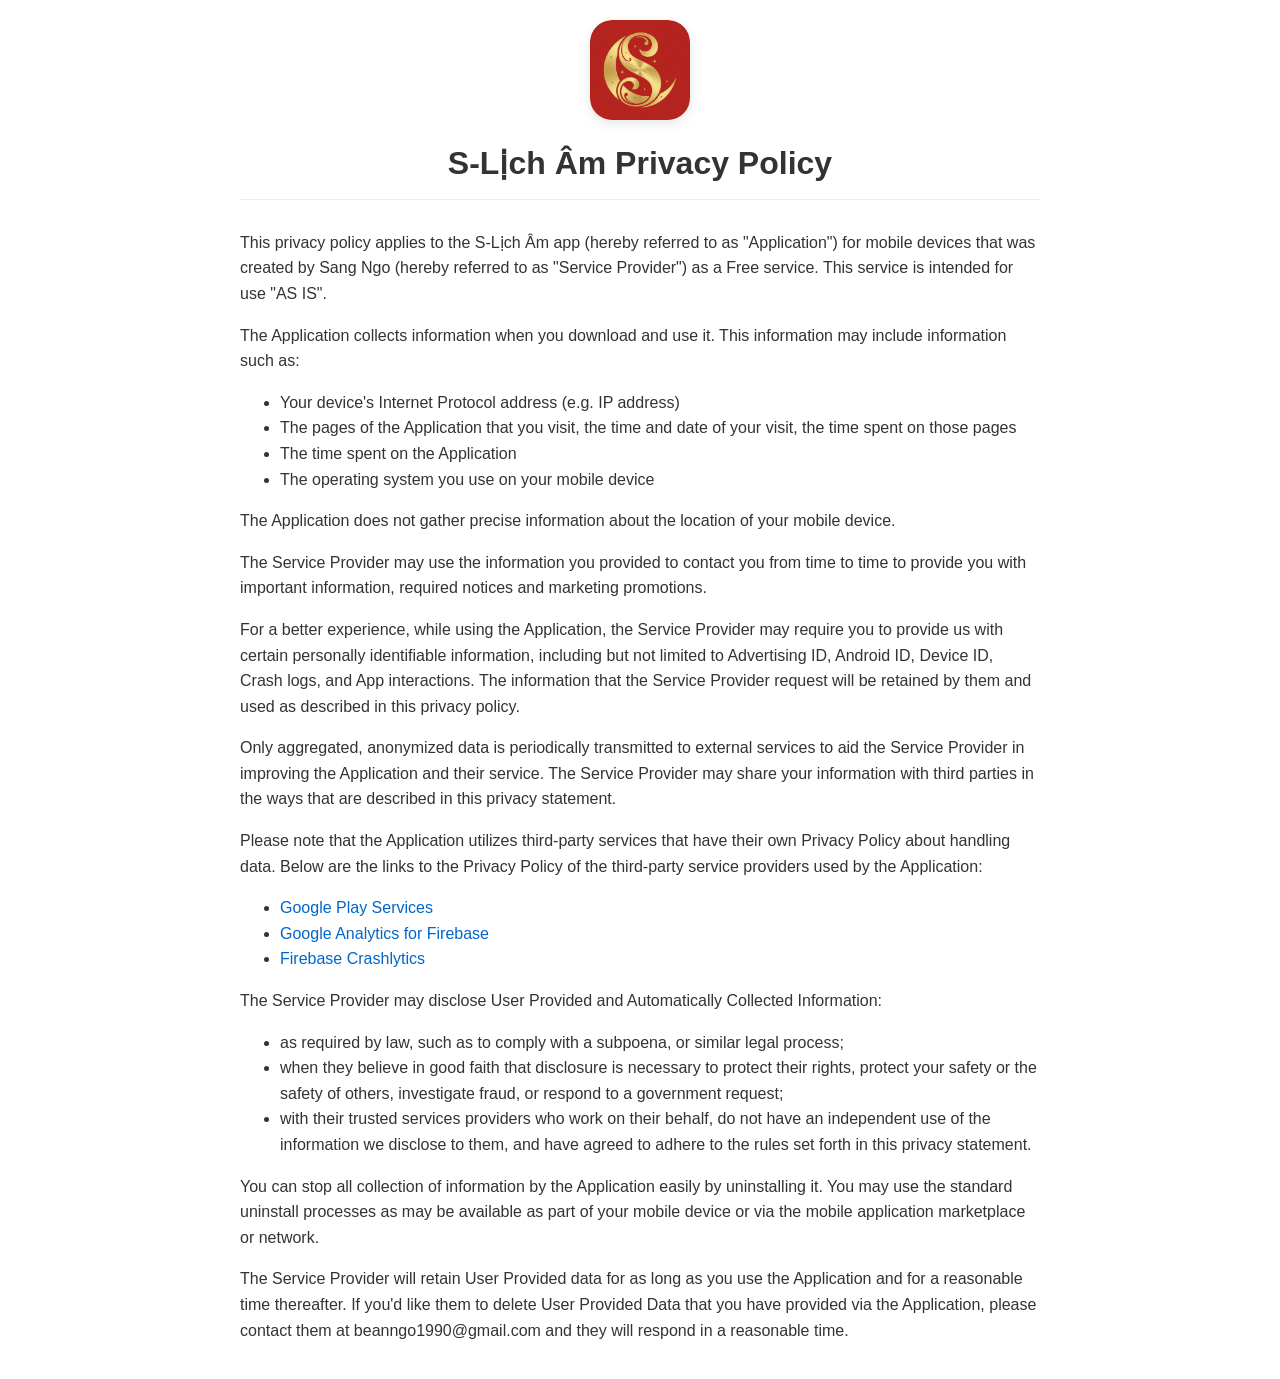
<file: s-lich-am/privacy-policy.html>
<!DOCTYPE html>
<html lang="en">

<head>
    <meta charset="UTF-8">
    <meta name="viewport" content="width=device-width, initial-scale=1.0">
    <title>Privacy Policy - S-Lịch Âm</title>
    <style>
        body {
            font-family: -apple-system, BlinkMacSystemFont, 'Segoe UI', Roboto, Helvetica, Arial, sans-serif;
            line-height: 1.6;
            color: #333;
            max-width: 800px;
            margin: 0 auto;
            padding: 20px;
        }

        .header {
            text-align: center;
            margin-bottom: 30px;
        }

        .app-icon {
            width: 100px;
            height: 100px;
            border-radius: 22px;
            margin-bottom: 10px;
            box-shadow: 0 4px 12px rgba(0, 0, 0, 0.1);
        }

        h1 {
            border-bottom: 1px solid #eee;
            padding-bottom: 10px;
            margin-top: 0;
        }

        a {
            color: #0066cc;
            text-decoration: none;
        }

        a:hover {
            text-decoration: underline;
        }
    </style>
</head>

<body>
    <div class="header">
        <img src="icon.png" alt="S-Lịch Âm App Icon" class="app-icon" onerror="this.style.display='none'">
        <h1>S-Lịch Âm Privacy Policy</h1>
    </div>
    <p>This privacy policy applies to the S-Lịch Âm app (hereby referred to as "Application") for mobile
        devices that was created by Sang Ngo (hereby referred to as "Service Provider") as a Free service. This service
        is intended for use "AS IS".</p>
    <p>The Application collects information when you download and use it. This information may include information such
        as:</p>
    <ul>
        <li>Your device's Internet Protocol address (e.g. IP address)</li>
        <li>The pages of the Application that you visit, the time and date of your visit, the time spent on those pages
        </li>
        <li>The time spent on the Application</li>
        <li>The operating system you use on your mobile device</li>
    </ul>

    <p>The Application does not gather precise information about the location of your mobile device.</p>

    <p>The Service Provider may use the information you provided to contact you from time to time to provide you with
        important information, required notices and marketing promotions.</p>

    <p>For a better experience, while using the Application, the Service Provider may require you to provide us with
        certain personally identifiable information, including but not limited to Advertising ID, Android ID, Device ID,
        Crash logs, and App interactions. The information that the Service Provider request will be
        retained by them and used as described in this privacy policy.</p>

    <p>Only aggregated, anonymized data is periodically transmitted to external services to aid the Service Provider in
        improving the Application and their service. The Service Provider may share your information with third parties
        in the ways that are described in this privacy statement.</p>
    <p>Please note that the Application utilizes third-party services that have their own Privacy Policy about handling
        data. Below are the links to the Privacy Policy of the third-party service providers used by the Application:
    </p>
    <ul>
        <li><a href="https://www.google.com/policies/privacy/" target="_blank">Google Play Services</a></li>
        <li><a href="https://firebase.google.com/support/privacy" target="_blank">Google Analytics for Firebase</a></li>
        <li><a href="https://firebase.google.com/support/privacy/" target="_blank">Firebase Crashlytics</a></li>
    </ul>

    <p>The Service Provider may disclose User Provided and Automatically Collected Information:</p>
    <ul>
        <li>as required by law, such as to comply with a subpoena, or similar legal process;</li>
        <li>when they believe in good faith that disclosure is necessary to protect their rights, protect your safety or
            the safety of others, investigate fraud, or respond to a government request;</li>
        <li>with their trusted services providers who work on their behalf, do not have an independent use of the
            information we disclose to them, and have agreed to adhere to the rules set forth in this privacy statement.
        </li>
    </ul>

    <p>You can stop all collection of information by the Application easily by uninstalling it. You may use the standard
        uninstall processes as may be available as part of your mobile device or via the mobile application marketplace
        or network.</p>

    <p>The Service Provider will retain User Provided data for as long as you use the Application and for a reasonable
        time thereafter. If you'd like them to delete User Provided Data that you have provided via the Application,
        please contact them at beanngo1990@gmail.com and they will respond in a reasonable time.</p>
</body>

</html>
</file>
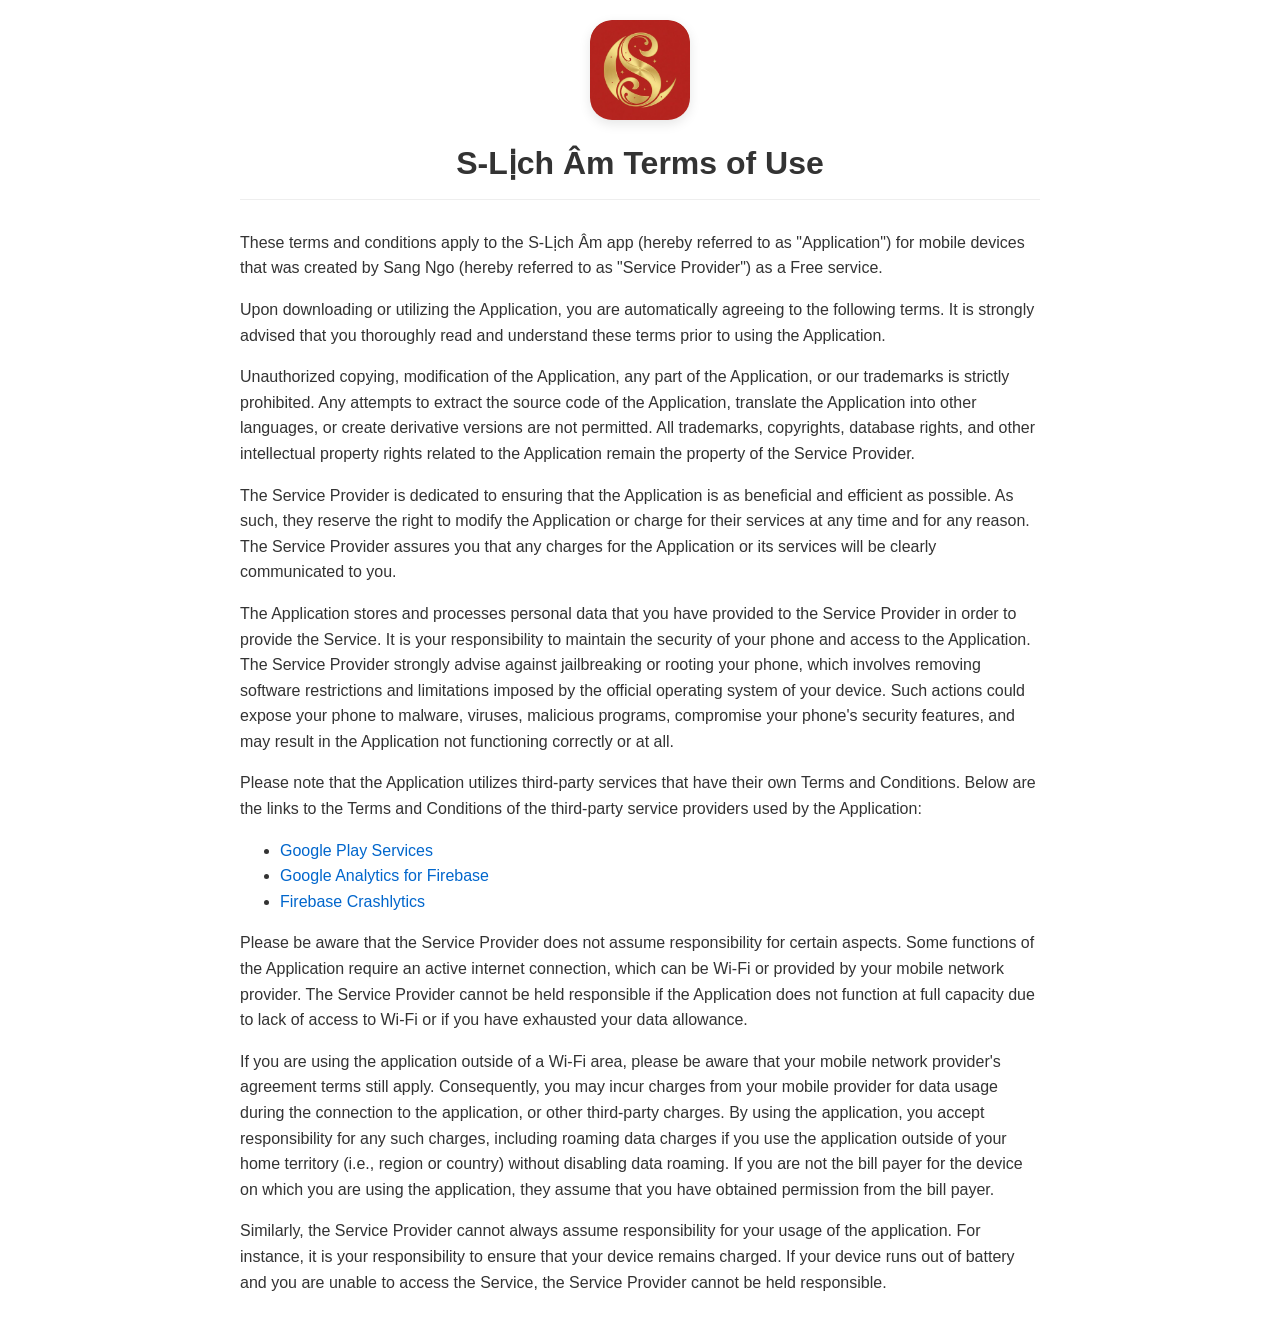
<file: s-lich-am/terms-of-use.html>
<!DOCTYPE html>
<html lang="en">
<head>
    <meta charset="UTF-8">
    <meta name="viewport" content="width=device-width, initial-scale=1.0">
    <title>Terms of Use - S-Lịch Âm</title>
    <style>
        body {
            font-family: -apple-system, BlinkMacSystemFont, 'Segoe UI', Roboto, Helvetica, Arial, sans-serif;
            line-height: 1.6;
            color: #333;
            max-width: 800px;
            margin: 0 auto;
            padding: 20px;
        }
        .header {
            text-align: center;
            margin-bottom: 30px;
        }
        .app-icon {
            width: 100px;
            height: 100px;
            border-radius: 22px;
            margin-bottom: 10px;
            box-shadow: 0 4px 12px rgba(0, 0, 0, 0.1);
        }
        h1 {
            border-bottom: 1px solid #eee;
            padding-bottom: 10px;
            margin-top: 0;
        }
        a {
            color: #0066cc;
            text-decoration: none;
        }
        a:hover {
            text-decoration: underline;
        }
    </style>
</head>
<body>
    <div class="header">
        <img src="icon.png" alt="S-Lịch Âm App Icon" class="app-icon" onerror="this.style.display='none'">
        <h1>S-Lịch Âm Terms of Use</h1>
    </div>
    <p>These terms and conditions apply to the S-Lịch Âm app (hereby referred to as "Application") for mobile
        devices that was created by Sang Ngo (hereby referred to as "Service Provider") as a Free service.</p>
    <p>Upon downloading or utilizing the Application, you are automatically agreeing to the following terms. It is
        strongly advised that you thoroughly read and understand these terms prior to using the Application.</p>
    <p>Unauthorized copying, modification of the Application, any part of the Application, or our trademarks is strictly
        prohibited. Any attempts to extract the source code of the Application, translate the Application into other
        languages, or create derivative versions are not permitted. All trademarks, copyrights, database rights, and
        other intellectual property rights related to the Application remain the property of the Service Provider.</p>
    <p>The Service Provider is dedicated to ensuring that the Application is as beneficial and efficient as possible. As
        such, they reserve the right to modify the Application or charge for their services at any time and for any
        reason. The Service Provider assures you that any charges for the Application or its services will be clearly
        communicated to you.</p>

    <p>The Application stores and processes personal data that you have provided to the Service Provider in order to
        provide the Service. It is your responsibility to maintain the security of your phone and access to the
        Application. The Service Provider strongly advise against jailbreaking or rooting your phone, which involves
        removing software restrictions and limitations imposed by the official operating system of your device. Such
        actions could expose your phone to malware, viruses, malicious programs, compromise your phone's security
        features, and may result in the Application not functioning correctly or at all.</p>

    <p>Please note that the Application utilizes third-party services that have their own Terms and Conditions. Below
        are the links to the Terms and Conditions of the third-party service providers used by the Application:</p>
    <ul>
        <li><a href="https://policies.google.com/terms" target="_blank">Google Play Services</a></li>
        <li><a href="https://www.google.com/analytics/terms/" target="_blank">Google Analytics for Firebase</a></li>
        <li><a href="https://firebase.google.com/terms/crashlytics" target="_blank">Firebase Crashlytics</a></li>
    </ul>

    <p>Please be aware that the Service Provider does not assume responsibility for certain aspects. Some functions of
        the Application require an active internet connection, which can be Wi-Fi or provided by your mobile network
        provider. The Service Provider cannot be held responsible if the Application does not function at full capacity
        due to lack of access to Wi-Fi or if you have exhausted your data allowance.</p>
    
    <p>If you are using the application outside of a Wi-Fi area, please be aware that your mobile network provider's
        agreement terms still apply. Consequently, you may incur charges from your mobile provider for data usage during
        the connection to the application, or other third-party charges. By using the application, you accept
        responsibility for any such charges, including roaming data charges if you use the application outside of your
        home territory (i.e., region or country) without disabling data roaming. If you are not the bill payer for the
        device on which you are using the application, they assume that you have obtained permission from the bill
        payer.</p>
    
    <p>Similarly, the Service Provider cannot always assume responsibility for your usage of the application. For
        instance, it is your responsibility to ensure that your device remains charged. If your device runs out of
        battery and you are unable to access the Service, the Service Provider cannot be held responsible.</p>
</body>
</html>
</file>
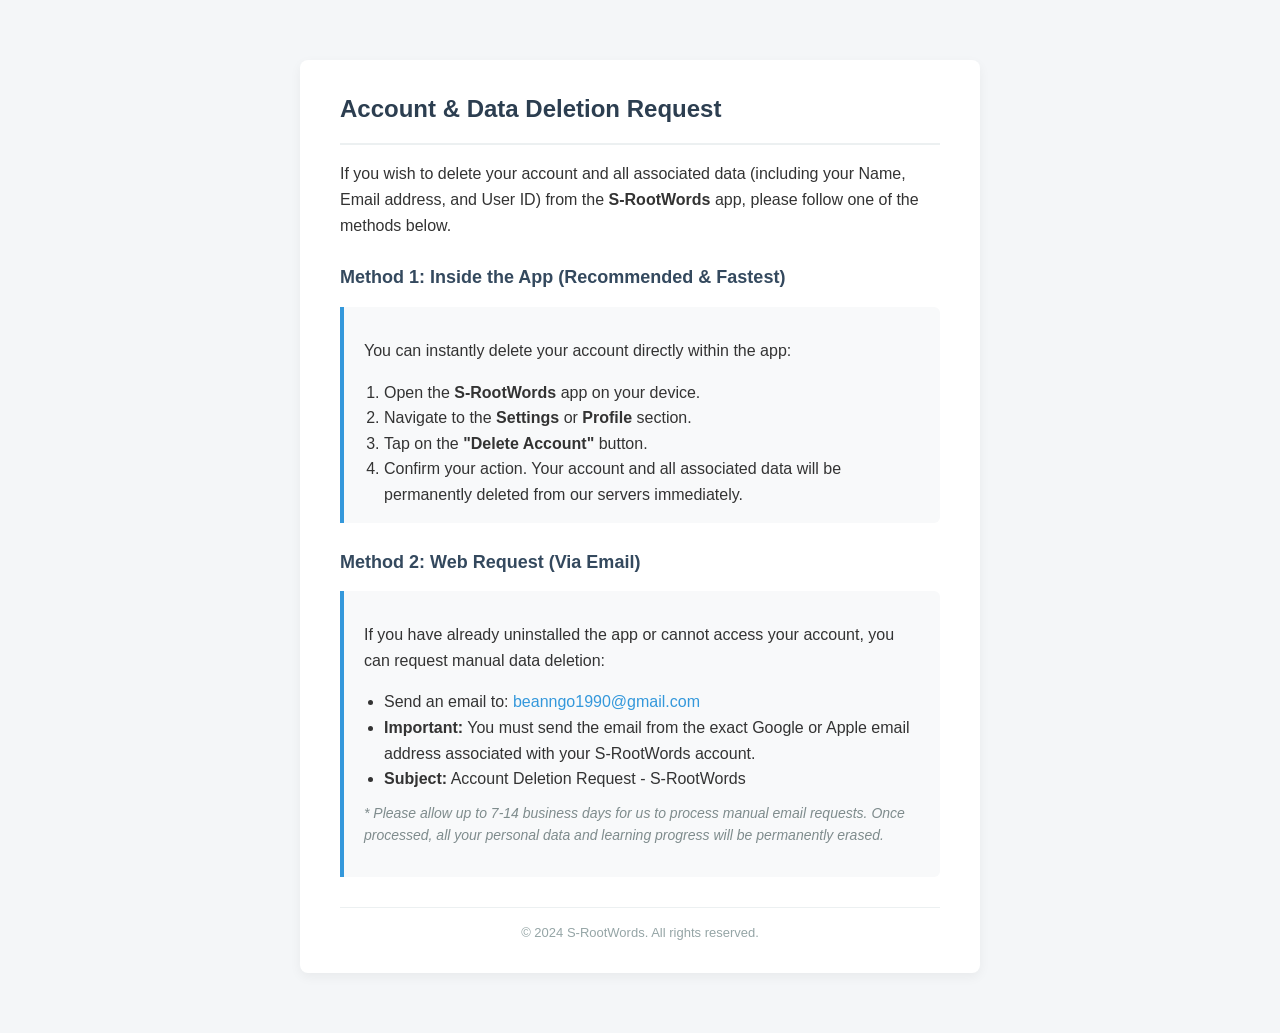
<file: s-rootwords/delete-account.html>
<!DOCTYPE html>
<html lang="en">
<head>
    <meta charset="UTF-8">
    <meta name="viewport" content="width=device-width, initial-scale=1.0">
    <title>Account Deletion - S-RootWords</title>
    <style>
        body {
            font-family: -apple-system, BlinkMacSystemFont, "Segoe UI", Roboto, Helvetica, Arial, sans-serif;
            line-height: 1.6;
            color: #333;
            background-color: #f4f6f8;
            margin: 0;
            padding: 20px;
        }
        .container {
            max-width: 600px;
            margin: 40px auto;
            background: #ffffff;
            padding: 30px 40px;
            border-radius: 8px;
            box-shadow: 0 4px 12px rgba(0,0,0,0.05);
        }
        h1 {
            color: #2c3e50;
            font-size: 24px;
            margin-top: 0;
            border-bottom: 2px solid #ecf0f1;
            padding-bottom: 15px;
        }
        h2 {
            color: #34495e;
            font-size: 18px;
            margin-top: 25px;
        }
        p {
            margin-bottom: 15px;
        }
        .method-box {
            background: #f8f9fa;
            border-left: 4px solid #3498db;
            padding: 15px 20px;
            margin-bottom: 20px;
            border-radius: 0 6px 6px 0;
        }
        ul, ol {
            padding-left: 20px;
            margin-bottom: 0;
        }
        a {
            color: #3498db;
            text-decoration: none;
            font-weight: 500;
        }
        a:hover {
            text-decoration: underline;
        }
        .footer {
            margin-top: 30px;
            text-align: center;
            font-size: 13px;
            color: #95a5a6;
            border-top: 1px solid #ecf0f1;
            padding-top: 15px;
        }
    </style>
</head>
<body>

    <div class="container">
        <h1>Account & Data Deletion Request</h1>
        <p>If you wish to delete your account and all associated data (including your Name, Email address, and User ID) from the <strong>S-RootWords</strong> app, please follow one of the methods below.</p>

        <h2>Method 1: Inside the App (Recommended & Fastest)</h2>
        <div class="method-box">
            <p>You can instantly delete your account directly within the app:</p>
            <ol>
                <li>Open the <strong>S-RootWords</strong> app on your device.</li>
                <li>Navigate to the <strong>Settings</strong> or <strong>Profile</strong> section.</li>
                <li>Tap on the <strong>"Delete Account"</strong> button.</li>
                <li>Confirm your action. Your account and all associated data will be permanently deleted from our servers immediately.</li>
            </ol>
        </div>

        <h2>Method 2: Web Request (Via Email)</h2>
        <div class="method-box">
            <p>If you have already uninstalled the app or cannot access your account, you can request manual data deletion:</p>
            <ul>
                <li>Send an email to: <a href="mailto:beanngo1990@gmail.com">beanngo1990@gmail.com</a></li>
                <li><strong>Important:</strong> You must send the email from the exact Google or Apple email address associated with your S-RootWords account.</li>
                <li><strong>Subject:</strong> Account Deletion Request - S-RootWords</li>
            </ul>
            <p style="margin-top: 10px; font-size: 14px; color: #7f8c8d;"><em>* Please allow up to 7-14 business days for us to process manual email requests. Once processed, all your personal data and learning progress will be permanently erased.</em></p>
        </div>

        <div class="footer">
            &copy; 2024 S-RootWords. All rights reserved.
        </div>
    </div>

</body>
</html>
</file>
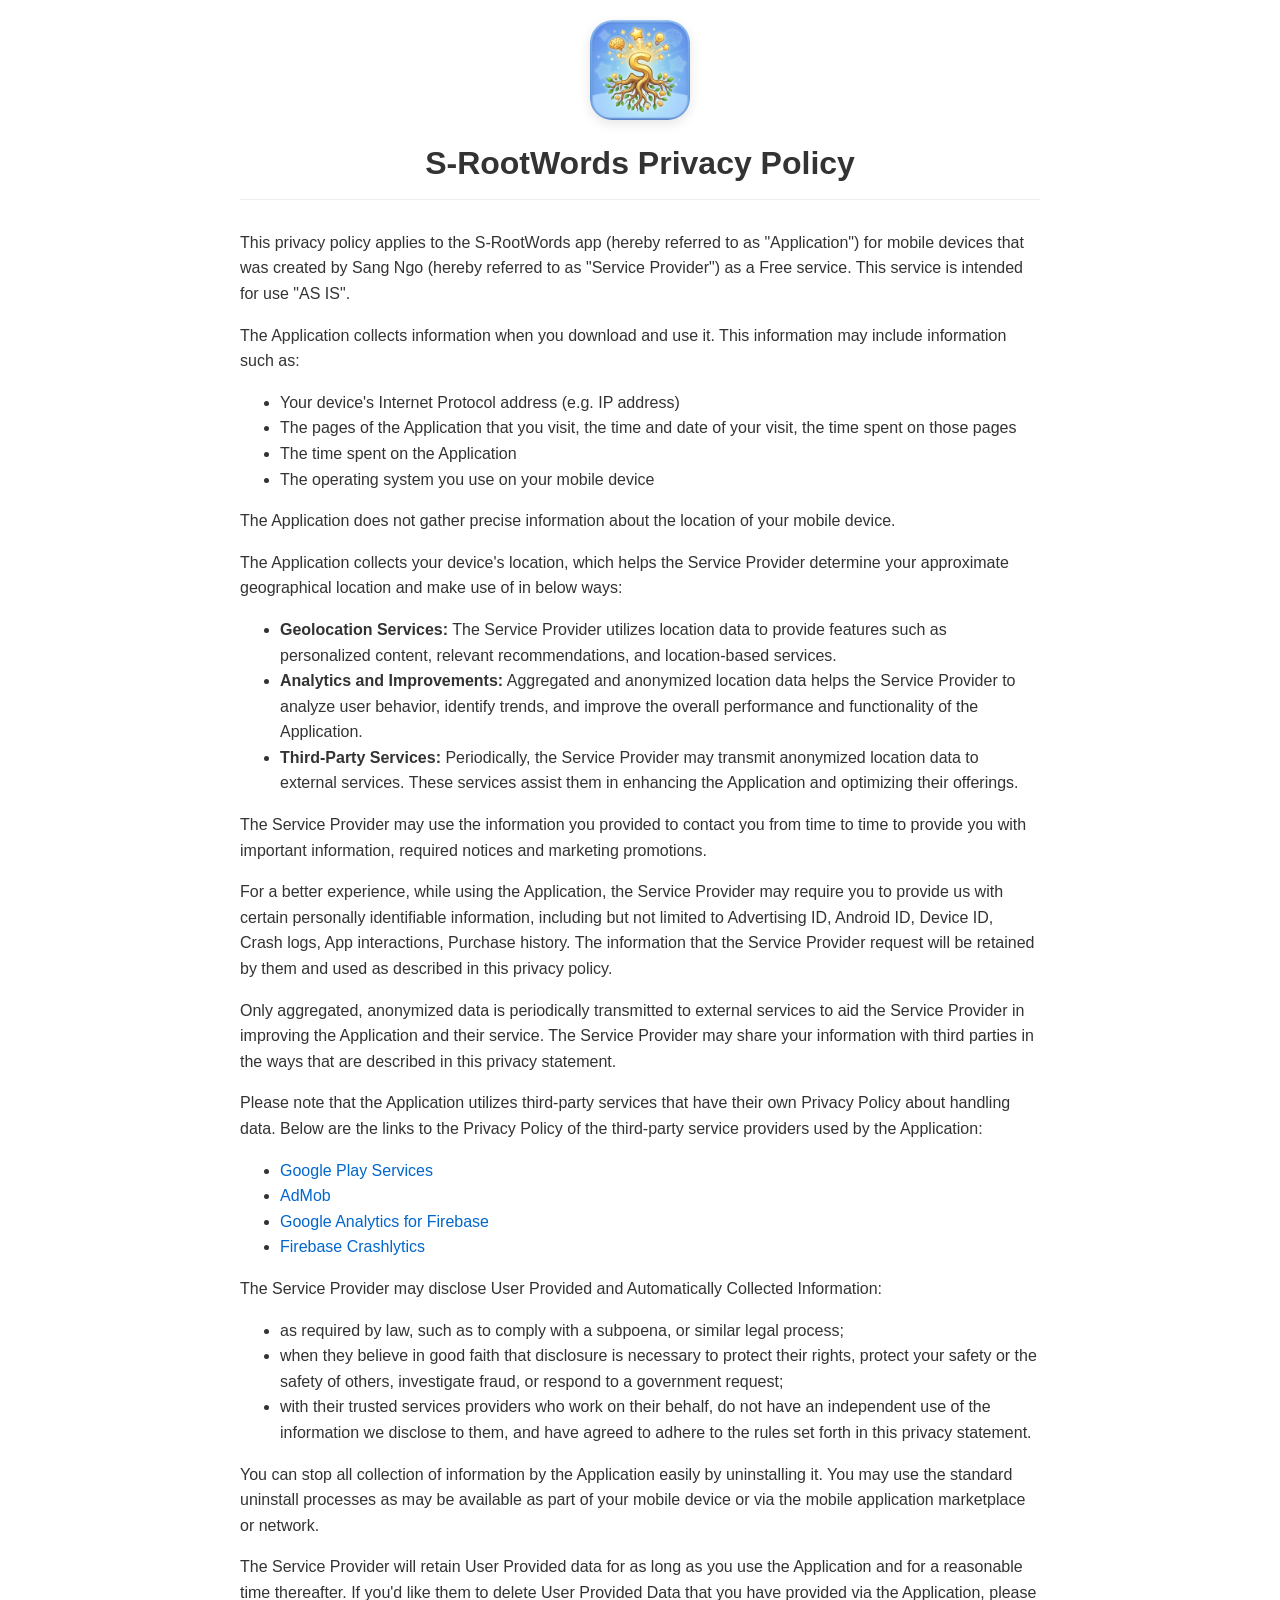
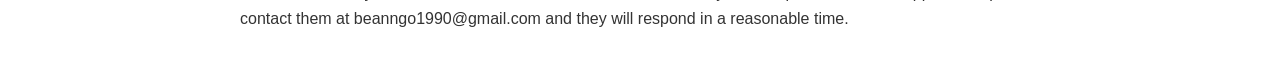
<file: s-rootwords/privacy-policy.html>
<!DOCTYPE html>
<html lang="en">
<head>
    <meta charset="UTF-8">
    <meta name="viewport" content="width=device-width, initial-scale=1.0">
    <title>Privacy Policy - S-Từ Vựng Liên Tưởng</title>
    <style>
        body {
            font-family: -apple-system, BlinkMacSystemFont, 'Segoe UI', Roboto, Helvetica, Arial, sans-serif;
            line-height: 1.6;
            color: #333;
            max-width: 800px;
            margin: 0 auto;
            padding: 20px;
        }
        .header {
            text-align: center;
            margin-bottom: 30px;
        }
        .app-icon {
            width: 100px;
            height: 100px;
            border-radius: 22px;
            margin-bottom: 10px;
            box-shadow: 0 4px 12px rgba(0, 0, 0, 0.1);
        }
        h1 {
            border-bottom: 1px solid #eee;
            padding-bottom: 10px;
            margin-top: 0;
        }
        a {
            color: #0066cc;
            text-decoration: none;
        }
        a:hover {
            text-decoration: underline;
        }
    </style>
</head>
<body>
    <div class="header">
        <img src="icon.png" alt="App Icon" class="app-icon">
        <h1>S-RootWords Privacy Policy</h1>
    </div>
    <p>This privacy policy applies to the S-RootWords app (hereby referred to as "Application") for mobile
        devices that was created by Sang Ngo (hereby referred to as "Service Provider") as a Free service. This service
        is intended for use "AS IS".</p>
    <p>The Application collects information when you download and use it. This information may include information such
        as:</p>
    <ul>
        <li>Your device's Internet Protocol address (e.g. IP address)</li>
        <li>The pages of the Application that you visit, the time and date of your visit, the time spent on those pages
        </li>
        <li>The time spent on the Application</li>
        <li>The operating system you use on your mobile device</li>
    </ul>
    <p>The Application does not gather precise information about the location of your mobile device.</p>
    <p>The Application collects your device's location, which helps the Service Provider determine your approximate
        geographical location and make use of in below ways:</p>
    <ul>
        <li><strong>Geolocation Services:</strong> The Service Provider utilizes location data to provide features such
            as personalized content, relevant recommendations, and location-based services.</li>
        <li><strong>Analytics and Improvements:</strong> Aggregated and anonymized location data helps the Service
            Provider to analyze user behavior, identify trends, and improve the overall performance and functionality of
            the Application.</li>
        <li><strong>Third-Party Services:</strong> Periodically, the Service Provider may transmit anonymized location
            data to external services. These services assist them in enhancing the Application and optimizing their
            offerings.</li>
    </ul>
    <p>The Service Provider may use the information you provided to contact you from time to time to provide you with
        important information, required notices and marketing promotions.</p>
    <p>For a better experience, while using the Application, the Service Provider may require you to provide us with
        certain personally identifiable information, including but not limited to Advertising ID, Android ID, Device ID,
        Crash logs, App interactions, Purchase history. The information that the Service Provider request will be
        retained by them and used as described in this privacy policy.</p>
    <p>Only aggregated, anonymized data is periodically transmitted to external services to aid the Service Provider in
        improving the Application and their service. The Service Provider may share your information with third parties
        in the ways that are described in this privacy statement.</p>
    <p>Please note that the Application utilizes third-party services that have their own Privacy Policy about handling
        data. Below are the links to the Privacy Policy of the third-party service providers used by the Application:
    </p>
    <ul>
        <li><a href="https://www.google.com/policies/privacy/" target="_blank">Google Play Services</a></li>
        <li><a href="https://support.google.com/admob/answer/6128543?hl=en" target="_blank">AdMob</a></li>
        <li><a href="https://firebase.google.com/support/privacy" target="_blank">Google Analytics for Firebase</a></li>
        <li><a href="https://firebase.google.com/support/privacy/" target="_blank">Firebase Crashlytics</a></li>
    </ul>
    <p>The Service Provider may disclose User Provided and Automatically Collected Information:</p>
    <ul>
        <li>as required by law, such as to comply with a subpoena, or similar legal process;</li>
        <li>when they believe in good faith that disclosure is necessary to protect their rights, protect your safety or
            the safety of others, investigate fraud, or respond to a government request;</li>
        <li>with their trusted services providers who work on their behalf, do not have an independent use of the
            information we disclose to them, and have agreed to adhere to the rules set forth in this privacy statement.
        </li>
    </ul>
    <p>You can stop all collection of information by the Application easily by uninstalling it. You may use the standard
        uninstall processes as may be available as part of your mobile device or via the mobile application marketplace
        or network.</li>
    <p>The Service Provider will retain User Provided data for as long as you use the Application and for a reasonable
        time thereafter. If you'd like them to delete User Provided Data that you have provided via the Application,
        please contact them at beanngo1990@gmail.com and they will respond in a reasonable time.</p>
</body>
</html>
</file>
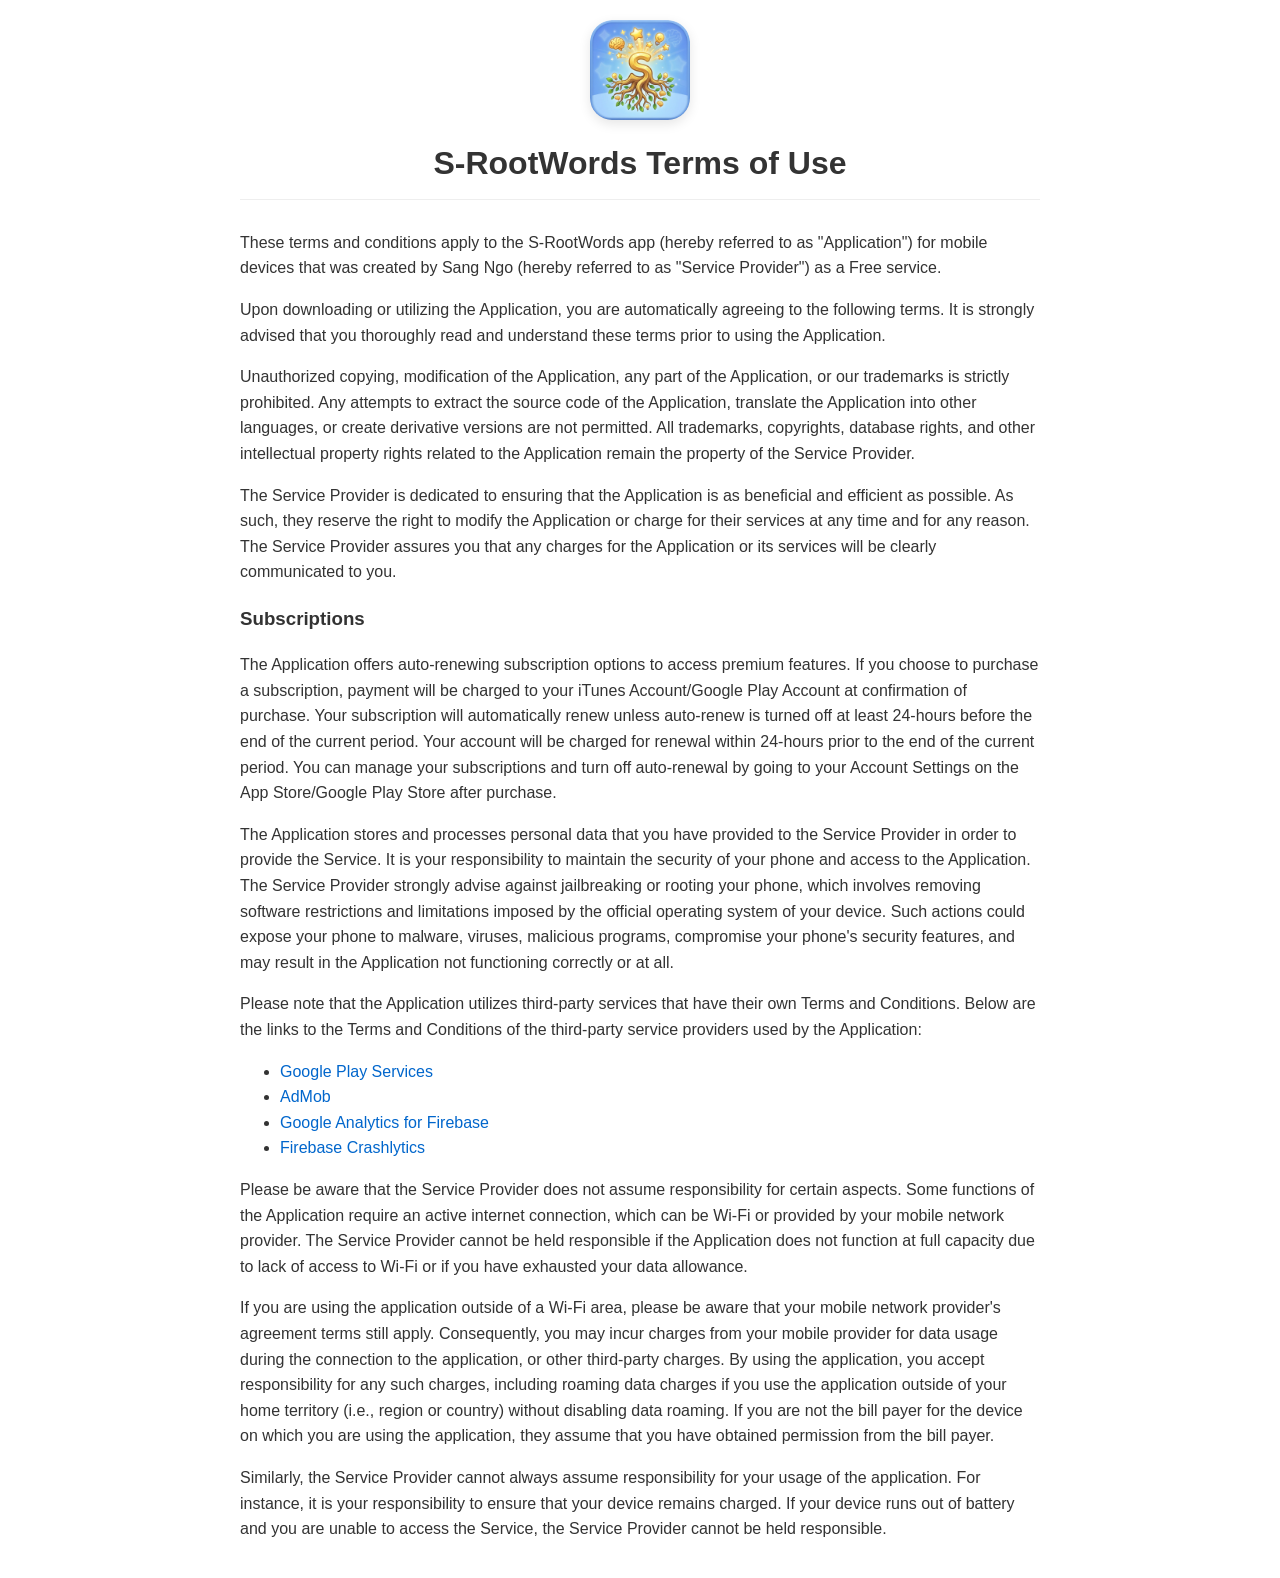
<file: s-rootwords/terms-of-use.html>
<!DOCTYPE html>
<html lang="en">
<head>
    <meta charset="UTF-8">
    <meta name="viewport" content="width=device-width, initial-scale=1.0">
    <title>Terms of Use - S-Từ Vựng Liên Tưởng</title>
    <style>
        body {
            font-family: -apple-system, BlinkMacSystemFont, 'Segoe UI', Roboto, Helvetica, Arial, sans-serif;
            line-height: 1.6;
            color: #333;
            max-width: 800px;
            margin: 0 auto;
            padding: 20px;
        }
        .header {
            text-align: center;
            margin-bottom: 30px;
        }
        .app-icon {
            width: 100px;
            height: 100px;
            border-radius: 22px;
            margin-bottom: 10px;
            box-shadow: 0 4px 12px rgba(0, 0, 0, 0.1);
        }
        h1 {
            border-bottom: 1px solid #eee;
            padding-bottom: 10px;
            margin-top: 0;
        }
        a {
            color: #0066cc;
            text-decoration: none;
        }
        a:hover {
            text-decoration: underline;
        }
    </style>
</head>
<body>
    <div class="header">
        <img src="icon.png" alt="App Icon" class="app-icon">
        <h1>S-RootWords Terms of Use</h1>
    </div>
    <p>These terms and conditions apply to the S-RootWords app (hereby referred to as "Application") for mobile
        devices that was created by Sang Ngo (hereby referred to as "Service Provider") as a Free service.</p>
    <p>Upon downloading or utilizing the Application, you are automatically agreeing to the following terms. It is
        strongly advised that you thoroughly read and understand these terms prior to using the Application.</p>
    <p>Unauthorized copying, modification of the Application, any part of the Application, or our trademarks is strictly
        prohibited. Any attempts to extract the source code of the Application, translate the Application into other
        languages, or create derivative versions are not permitted. All trademarks, copyrights, database rights, and
        other intellectual property rights related to the Application remain the property of the Service Provider.</p>
    <p>The Service Provider is dedicated to ensuring that the Application is as beneficial and efficient as possible. As
        such, they reserve the right to modify the Application or charge for their services at any time and for any
        reason. The Service Provider assures you that any charges for the Application or its services will be clearly
        communicated to you.</p>
    <h3>Subscriptions</h3>
    <p>The Application offers auto-renewing subscription options to access premium features. If you choose to purchase a
        subscription, payment will be charged to your iTunes Account/Google Play Account at confirmation of purchase.
        Your subscription will automatically renew unless auto-renew is turned off at least 24-hours before the end of
        the current period. Your account will be charged for renewal within 24-hours prior to the end of the current
        period. You can manage your subscriptions and turn off auto-renewal by going to your Account Settings on the App
        Store/Google Play Store after purchase.</p>
    <p>The Application stores and processes personal data that you have provided to the Service Provider in order to
        provide the Service. It is your responsibility to maintain the security of your phone and access to the
        Application. The Service Provider strongly advise against jailbreaking or rooting your phone, which involves
        removing software restrictions and limitations imposed by the official operating system of your device. Such
        actions could expose your phone to malware, viruses, malicious programs, compromise your phone's security
        features, and may result in the Application not functioning correctly or at all.</p>
    <p>Please note that the Application utilizes third-party services that have their own Terms and Conditions. Below
        are the links to the Terms and Conditions of the third-party service providers used by the Application:</p>
    <ul>
        <li><a href="https://policies.google.com/terms" target="_blank">Google Play Services</a></li>
        <li><a href="https://developers.google.com/admob/terms" target="_blank">AdMob</a></li>
        <li><a href="https://www.google.com/analytics/terms/" target="_blank">Google Analytics for Firebase</a></li>
        <li><a href="https://firebase.google.com/terms/crashlytics" target="_blank">Firebase Crashlytics</a></li>
    </ul>
    <p>Please be aware that the Service Provider does not assume responsibility for certain aspects. Some functions of
        the Application require an active internet connection, which can be Wi-Fi or provided by your mobile network
        provider. The Service Provider cannot be held responsible if the Application does not function at full capacity
        due to lack of access to Wi-Fi or if you have exhausted your data allowance.</p>
    <p>If you are using the application outside of a Wi-Fi area, please be aware that your mobile network provider's
        agreement terms still apply. Consequently, you may incur charges from your mobile provider for data usage during
        the connection to the application, or other third-party charges. By using the application, you accept
        responsibility for any such charges, including roaming data charges if you use the application outside of your
        home territory (i.e., region or country) without disabling data roaming. If you are not the bill payer for the
        device on which you are using the application, they assume that you have obtained permission from the bill
        payer.</p>
    <p>Similarly, the Service Provider cannot always assume responsibility for your usage of the application. For
        instance, it is your responsibility to ensure that your device remains charged. If your device runs out of
        battery and you are unable to access the Service, the Service Provider cannot be held responsible.</p>
</body>
</html>
</file>
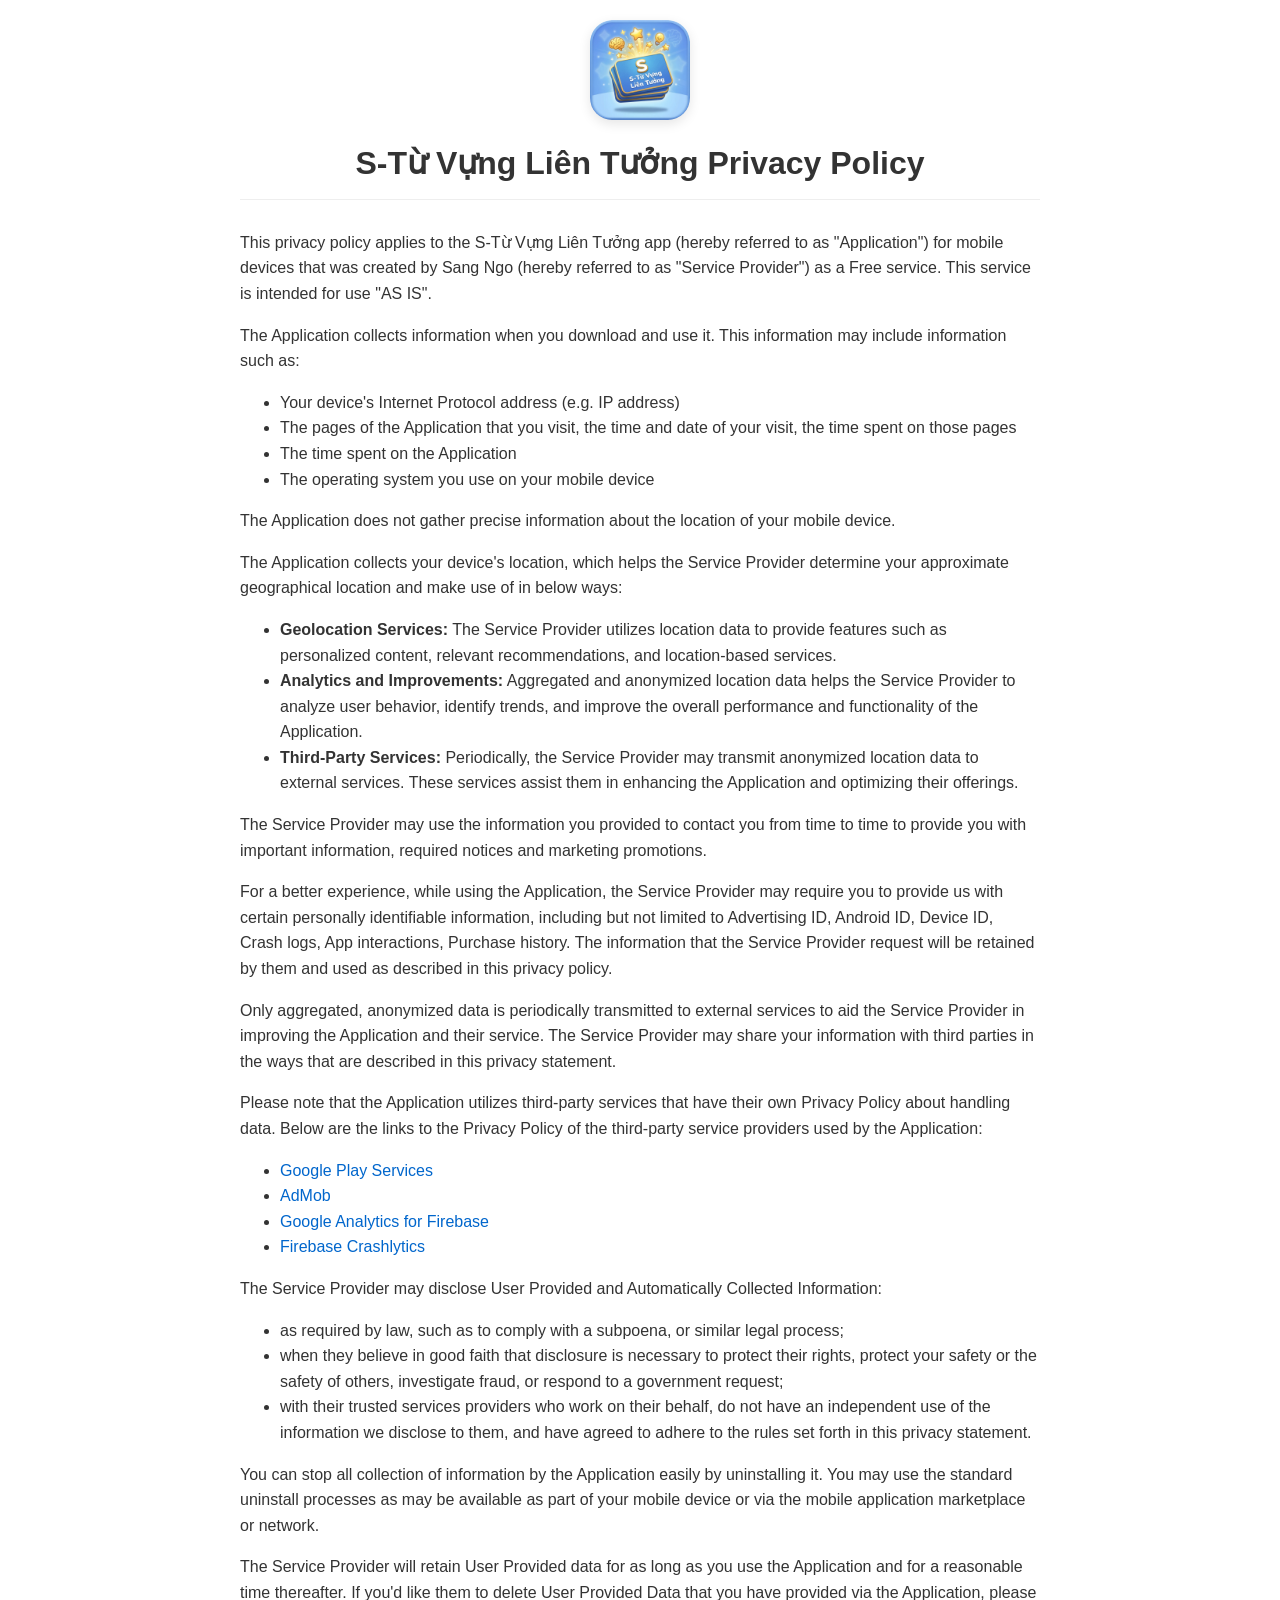
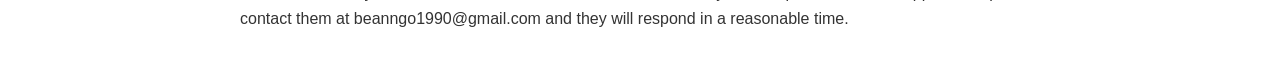
<file: s-tu-vung-lien-tuong/privacy-policy.html>
<!DOCTYPE html>
<html lang="en">
<head>
    <meta charset="UTF-8">
    <meta name="viewport" content="width=device-width, initial-scale=1.0">
    <title>Privacy Policy - S-Từ Vựng Liên Tưởng</title>
    <style>
        body {
            font-family: -apple-system, BlinkMacSystemFont, 'Segoe UI', Roboto, Helvetica, Arial, sans-serif;
            line-height: 1.6;
            color: #333;
            max-width: 800px;
            margin: 0 auto;
            padding: 20px;
        }
        .header {
            text-align: center;
            margin-bottom: 30px;
        }
        .app-icon {
            width: 100px;
            height: 100px;
            border-radius: 22px;
            margin-bottom: 10px;
            box-shadow: 0 4px 12px rgba(0, 0, 0, 0.1);
        }
        h1 {
            border-bottom: 1px solid #eee;
            padding-bottom: 10px;
            margin-top: 0;
        }
        a {
            color: #0066cc;
            text-decoration: none;
        }
        a:hover {
            text-decoration: underline;
        }
    </style>
</head>
<body>
    <div class="header">
        <img src="icon.webp" alt="App Icon" class="app-icon">
        <h1>S-Từ Vựng Liên Tưởng Privacy Policy</h1>
    </div>
    <p>This privacy policy applies to the S-Từ Vựng Liên Tưởng app (hereby referred to as "Application") for mobile
        devices that was created by Sang Ngo (hereby referred to as "Service Provider") as a Free service. This service
        is intended for use "AS IS".</p>
    <p>The Application collects information when you download and use it. This information may include information such
        as:</p>
    <ul>
        <li>Your device's Internet Protocol address (e.g. IP address)</li>
        <li>The pages of the Application that you visit, the time and date of your visit, the time spent on those pages
        </li>
        <li>The time spent on the Application</li>
        <li>The operating system you use on your mobile device</li>
    </ul>
    <p>The Application does not gather precise information about the location of your mobile device.</p>
    <p>The Application collects your device's location, which helps the Service Provider determine your approximate
        geographical location and make use of in below ways:</p>
    <ul>
        <li><strong>Geolocation Services:</strong> The Service Provider utilizes location data to provide features such
            as personalized content, relevant recommendations, and location-based services.</li>
        <li><strong>Analytics and Improvements:</strong> Aggregated and anonymized location data helps the Service
            Provider to analyze user behavior, identify trends, and improve the overall performance and functionality of
            the Application.</li>
        <li><strong>Third-Party Services:</strong> Periodically, the Service Provider may transmit anonymized location
            data to external services. These services assist them in enhancing the Application and optimizing their
            offerings.</li>
    </ul>
    <p>The Service Provider may use the information you provided to contact you from time to time to provide you with
        important information, required notices and marketing promotions.</p>
    <p>For a better experience, while using the Application, the Service Provider may require you to provide us with
        certain personally identifiable information, including but not limited to Advertising ID, Android ID, Device ID,
        Crash logs, App interactions, Purchase history. The information that the Service Provider request will be
        retained by them and used as described in this privacy policy.</p>
    <p>Only aggregated, anonymized data is periodically transmitted to external services to aid the Service Provider in
        improving the Application and their service. The Service Provider may share your information with third parties
        in the ways that are described in this privacy statement.</p>
    <p>Please note that the Application utilizes third-party services that have their own Privacy Policy about handling
        data. Below are the links to the Privacy Policy of the third-party service providers used by the Application:
    </p>
    <ul>
        <li><a href="https://www.google.com/policies/privacy/" target="_blank">Google Play Services</a></li>
        <li><a href="https://support.google.com/admob/answer/6128543?hl=en" target="_blank">AdMob</a></li>
        <li><a href="https://firebase.google.com/support/privacy" target="_blank">Google Analytics for Firebase</a></li>
        <li><a href="https://firebase.google.com/support/privacy/" target="_blank">Firebase Crashlytics</a></li>
    </ul>
    <p>The Service Provider may disclose User Provided and Automatically Collected Information:</p>
    <ul>
        <li>as required by law, such as to comply with a subpoena, or similar legal process;</li>
        <li>when they believe in good faith that disclosure is necessary to protect their rights, protect your safety or
            the safety of others, investigate fraud, or respond to a government request;</li>
        <li>with their trusted services providers who work on their behalf, do not have an independent use of the
            information we disclose to them, and have agreed to adhere to the rules set forth in this privacy statement.
        </li>
    </ul>
    <p>You can stop all collection of information by the Application easily by uninstalling it. You may use the standard
        uninstall processes as may be available as part of your mobile device or via the mobile application marketplace
        or network.</li>
    <p>The Service Provider will retain User Provided data for as long as you use the Application and for a reasonable
        time thereafter. If you'd like them to delete User Provided Data that you have provided via the Application,
        please contact them at beanngo1990@gmail.com and they will respond in a reasonable time.</p>
</body>
</html>
</file>
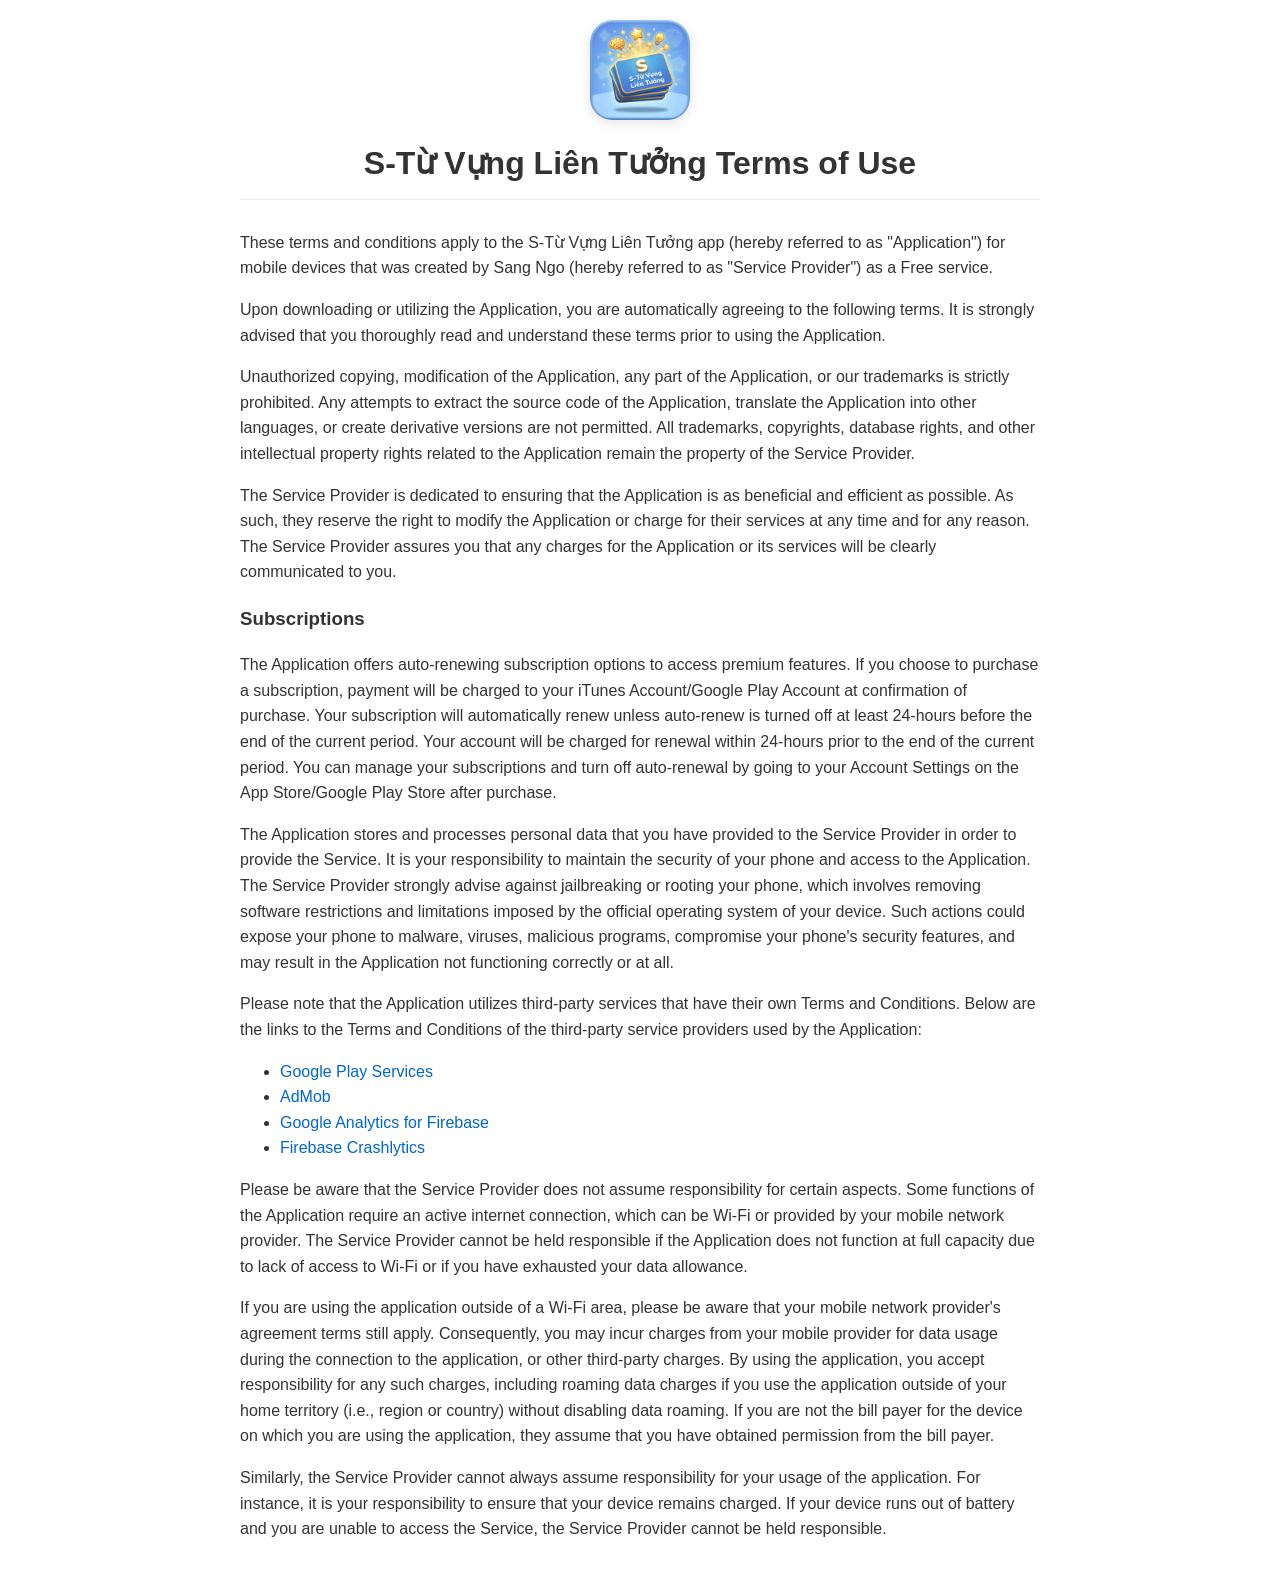
<file: s-tu-vung-lien-tuong/terms-of-use.html>
<!DOCTYPE html>
<html lang="en">
<head>
    <meta charset="UTF-8">
    <meta name="viewport" content="width=device-width, initial-scale=1.0">
    <title>Terms of Use - S-Từ Vựng Liên Tưởng</title>
    <style>
        body {
            font-family: -apple-system, BlinkMacSystemFont, 'Segoe UI', Roboto, Helvetica, Arial, sans-serif;
            line-height: 1.6;
            color: #333;
            max-width: 800px;
            margin: 0 auto;
            padding: 20px;
        }
        .header {
            text-align: center;
            margin-bottom: 30px;
        }
        .app-icon {
            width: 100px;
            height: 100px;
            border-radius: 22px;
            margin-bottom: 10px;
            box-shadow: 0 4px 12px rgba(0, 0, 0, 0.1);
        }
        h1 {
            border-bottom: 1px solid #eee;
            padding-bottom: 10px;
            margin-top: 0;
        }
        a {
            color: #0066cc;
            text-decoration: none;
        }
        a:hover {
            text-decoration: underline;
        }
    </style>
</head>
<body>
    <div class="header">
        <img src="icon.webp" alt="App Icon" class="app-icon">
        <h1>S-Từ Vựng Liên Tưởng Terms of Use</h1>
    </div>
    <p>These terms and conditions apply to the S-Từ Vựng Liên Tưởng app (hereby referred to as "Application") for mobile
        devices that was created by Sang Ngo (hereby referred to as "Service Provider") as a Free service.</p>
    <p>Upon downloading or utilizing the Application, you are automatically agreeing to the following terms. It is
        strongly advised that you thoroughly read and understand these terms prior to using the Application.</p>
    <p>Unauthorized copying, modification of the Application, any part of the Application, or our trademarks is strictly
        prohibited. Any attempts to extract the source code of the Application, translate the Application into other
        languages, or create derivative versions are not permitted. All trademarks, copyrights, database rights, and
        other intellectual property rights related to the Application remain the property of the Service Provider.</p>
    <p>The Service Provider is dedicated to ensuring that the Application is as beneficial and efficient as possible. As
        such, they reserve the right to modify the Application or charge for their services at any time and for any
        reason. The Service Provider assures you that any charges for the Application or its services will be clearly
        communicated to you.</p>
    <h3>Subscriptions</h3>
    <p>The Application offers auto-renewing subscription options to access premium features. If you choose to purchase a
        subscription, payment will be charged to your iTunes Account/Google Play Account at confirmation of purchase.
        Your subscription will automatically renew unless auto-renew is turned off at least 24-hours before the end of
        the current period. Your account will be charged for renewal within 24-hours prior to the end of the current
        period. You can manage your subscriptions and turn off auto-renewal by going to your Account Settings on the App
        Store/Google Play Store after purchase.</p>
    <p>The Application stores and processes personal data that you have provided to the Service Provider in order to
        provide the Service. It is your responsibility to maintain the security of your phone and access to the
        Application. The Service Provider strongly advise against jailbreaking or rooting your phone, which involves
        removing software restrictions and limitations imposed by the official operating system of your device. Such
        actions could expose your phone to malware, viruses, malicious programs, compromise your phone's security
        features, and may result in the Application not functioning correctly or at all.</p>
    <p>Please note that the Application utilizes third-party services that have their own Terms and Conditions. Below
        are the links to the Terms and Conditions of the third-party service providers used by the Application:</p>
    <ul>
        <li><a href="https://policies.google.com/terms" target="_blank">Google Play Services</a></li>
        <li><a href="https://developers.google.com/admob/terms" target="_blank">AdMob</a></li>
        <li><a href="https://www.google.com/analytics/terms/" target="_blank">Google Analytics for Firebase</a></li>
        <li><a href="https://firebase.google.com/terms/crashlytics" target="_blank">Firebase Crashlytics</a></li>
    </ul>
    <p>Please be aware that the Service Provider does not assume responsibility for certain aspects. Some functions of
        the Application require an active internet connection, which can be Wi-Fi or provided by your mobile network
        provider. The Service Provider cannot be held responsible if the Application does not function at full capacity
        due to lack of access to Wi-Fi or if you have exhausted your data allowance.</p>
    <p>If you are using the application outside of a Wi-Fi area, please be aware that your mobile network provider's
        agreement terms still apply. Consequently, you may incur charges from your mobile provider for data usage during
        the connection to the application, or other third-party charges. By using the application, you accept
        responsibility for any such charges, including roaming data charges if you use the application outside of your
        home territory (i.e., region or country) without disabling data roaming. If you are not the bill payer for the
        device on which you are using the application, they assume that you have obtained permission from the bill
        payer.</p>
    <p>Similarly, the Service Provider cannot always assume responsibility for your usage of the application. For
        instance, it is your responsibility to ensure that your device remains charged. If your device runs out of
        battery and you are unable to access the Service, the Service Provider cannot be held responsible.</p>
</body>
</html>
</file>
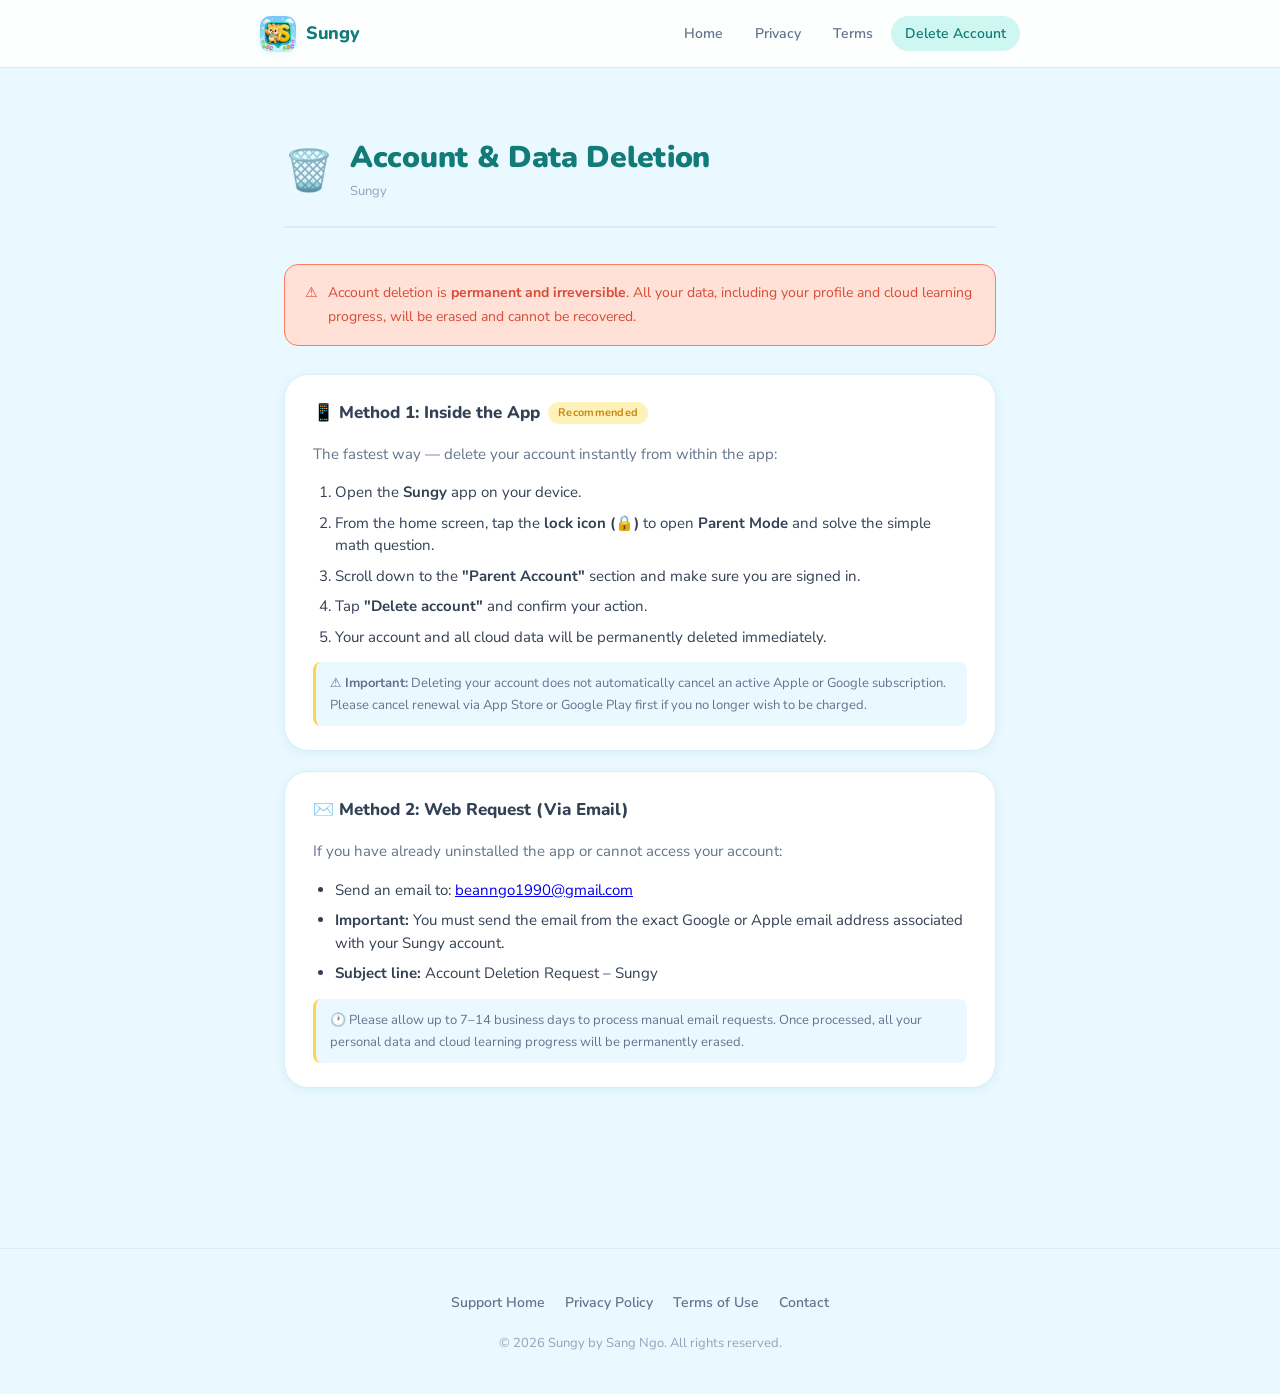
<file: sungy/delete-account.html>
<!DOCTYPE html>
<html lang="en">
<head>
  <meta charset="UTF-8">
  <meta name="viewport" content="width=device-width, initial-scale=1.0">
  <title>Delete Account – Sungy</title>
  <meta name="description" content="Request to delete your Sungy account and all associated data.">
  <link rel="icon" type="image/png" href="icon.png">
  <link rel="stylesheet" href="style.css">
</head>
<body>

  <!-- Navbar -->
  <nav class="navbar">
    <div class="navbar-inner">
      <a href="index.html" class="nav-brand">
        <img src="icon.png" alt="Sungy" class="nav-brand-icon">
        <span class="nav-brand-name">Sungy</span>
      </a>
      <ul class="nav-links">
        <li><a href="index.html">Home</a></li>
        <li><a href="privacy-policy.html">Privacy</a></li>
        <li><a href="terms-of-use.html">Terms</a></li>
        <li><a href="delete-account.html" class="active">Delete Account</a></li>
      </ul>
    </div>
  </nav>

  <div class="page">

    <!-- Page Header -->
    <div class="page-header">
      <div class="page-header-icon">🗑️</div>
      <div class="page-header-text">
        <h1>Account & Data Deletion</h1>
        <div class="updated">Sungy</div>
      </div>
    </div>

    <!-- Warning -->
    <div class="warning-box">
      <span>⚠️</span>
      <span>Account deletion is <strong>permanent and irreversible</strong>. All your data, including your profile and cloud learning progress, will be erased and cannot be recovered.</span>
    </div>

    <!-- Method 1 -->
    <div class="method-card">
      <h2>
        📱 Method 1: Inside the App
        <span class="badge-recommended">Recommended</span>
      </h2>
      <p style="margin-bottom: 14px; font-size: 15px; color: var(--text-soft);">The fastest way — delete your account instantly from within the app:</p>
      <ol>
        <li>Open the <strong>Sungy</strong> app on your device.</li>
        <li>From the home screen, tap the <strong>lock icon (🔒)</strong> to open <strong>Parent Mode</strong> and solve the simple math question.</li>
        <li>Scroll down to the <strong>"Parent Account"</strong> section and make sure you are signed in.</li>
        <li>Tap <strong>"Delete account"</strong> and confirm your action.</li>
        <li>Your account and all cloud data will be permanently deleted immediately.</li>
      </ol>
      <div class="note">
        ⚠️ <strong>Important:</strong> Deleting your account does not automatically cancel an active Apple or Google subscription. Please cancel renewal via App Store or Google Play first if you no longer wish to be charged.
      </div>
    </div>

    <!-- Method 2 -->
    <div class="method-card">
      <h2>✉️ Method 2: Web Request (Via Email)</h2>
      <p style="margin-bottom: 14px; font-size: 15px; color: var(--text-soft);">If you have already uninstalled the app or cannot access your account:</p>
      <ul>
        <li>Send an email to: <a href="mailto:beanngo1990@gmail.com">beanngo1990@gmail.com</a></li>
        <li><strong>Important:</strong> You must send the email from the exact Google or Apple email address associated with your Sungy account.</li>
        <li><strong>Subject line:</strong> Account Deletion Request – Sungy</li>
      </ul>
      <div class="note">
        🕐 Please allow up to 7–14 business days to process manual email requests. Once processed, all your personal data and cloud learning progress will be permanently erased.
      </div>
    </div>

  </div>

  <!-- Footer -->
  <footer class="footer">
    <ul class="footer-links">
      <li><a href="index.html">Support Home</a></li>
      <li><a href="privacy-policy.html">Privacy Policy</a></li>
      <li><a href="terms-of-use.html">Terms of Use</a></li>
      <li><a href="mailto:beanngo1990@gmail.com">Contact</a></li>
    </ul>
    <p class="footer-copy">© 2026 Sungy by Sang Ngo. All rights reserved.</p>
  </footer>

</body>
</html>
</file>
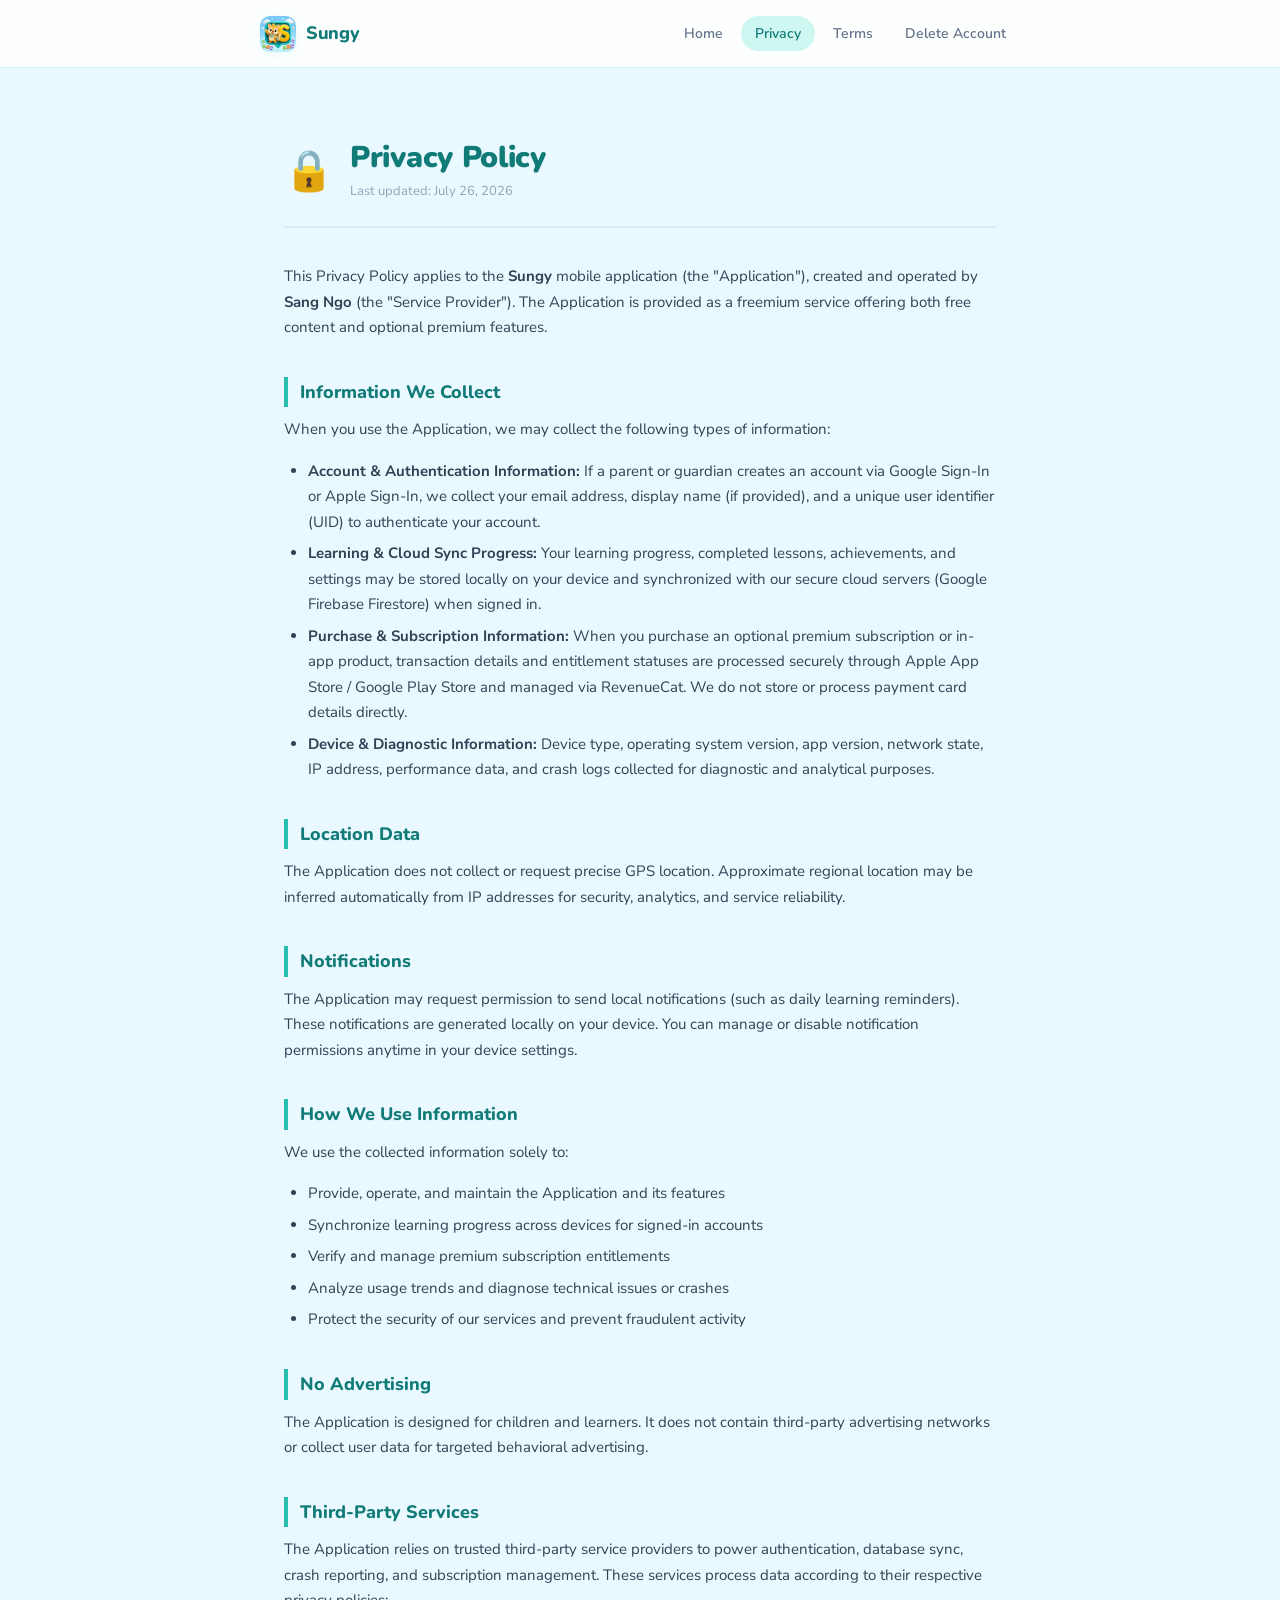
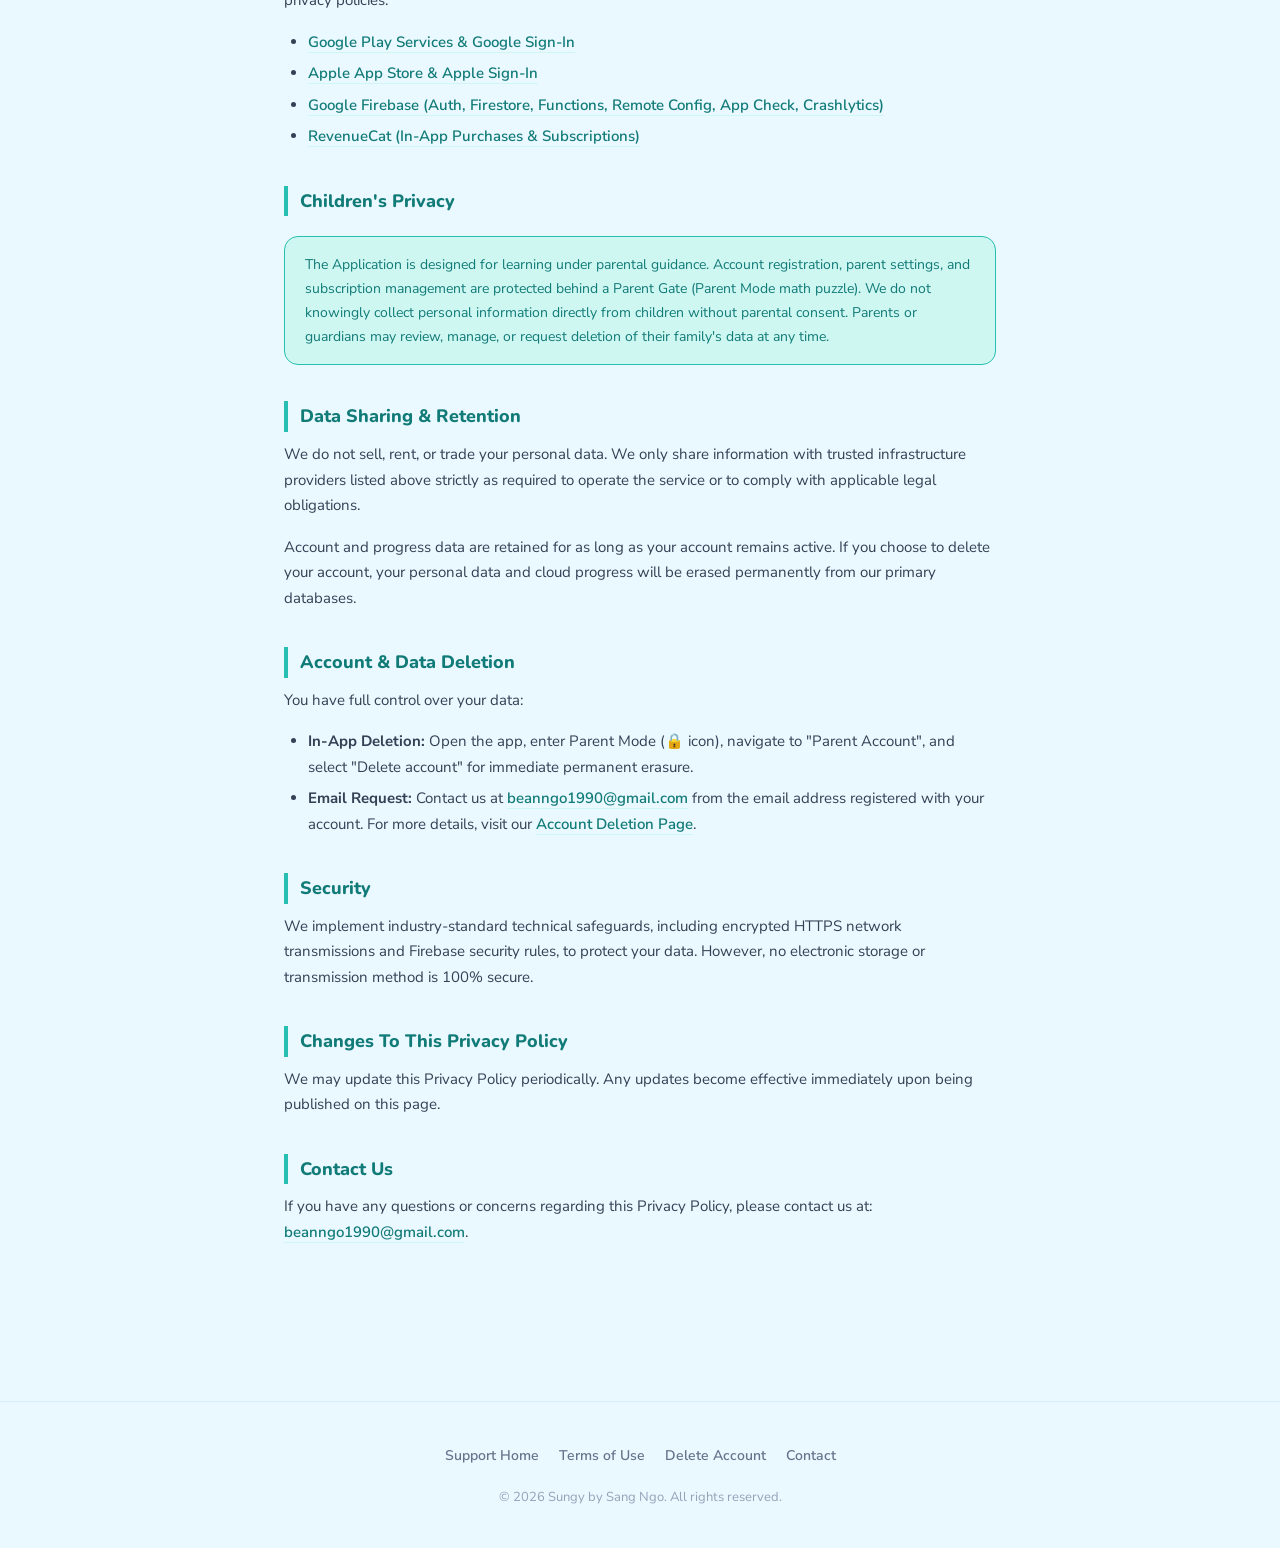
<file: sungy/privacy-policy.html>
<!DOCTYPE html>
<html lang="en">
<head>
  <meta charset="UTF-8">
  <meta name="viewport" content="width=device-width, initial-scale=1.0">
  <title>Privacy Policy – Sungy</title>
  <meta name="description" content="Privacy Policy for Sungy – learn how we collect, use, and protect your information.">
  <link rel="icon" type="image/png" href="icon.png">
  <link rel="stylesheet" href="style.css">
</head>
<body>

  <!-- Navbar -->
  <nav class="navbar">
    <div class="navbar-inner">
      <a href="index.html" class="nav-brand">
        <img src="icon.png" alt="Sungy" class="nav-brand-icon">
        <span class="nav-brand-name">Sungy</span>
      </a>
      <ul class="nav-links">
        <li><a href="index.html">Home</a></li>
        <li><a href="privacy-policy.html" class="active">Privacy</a></li>
        <li><a href="terms-of-use.html">Terms</a></li>
        <li><a href="delete-account.html">Delete Account</a></li>
      </ul>
    </div>
  </nav>

  <div class="page">

    <!-- Page Header -->
    <div class="page-header">
      <div class="page-header-icon">🔒</div>
      <div class="page-header-text">
        <h1>Privacy Policy</h1>
        <div class="updated">Last updated: July 26, 2026</div>
      </div>
    </div>

    <!-- Content -->
    <div class="content">

      <p>This Privacy Policy applies to the <strong>Sungy</strong> mobile application (the "Application"), created and operated by <strong>Sang Ngo</strong> (the "Service Provider"). The Application is provided as a freemium service offering both free content and optional premium features.</p>

      <h2>Information We Collect</h2>
      <p>When you use the Application, we may collect the following types of information:</p>
      <ul>
        <li><strong>Account & Authentication Information:</strong> If a parent or guardian creates an account via Google Sign-In or Apple Sign-In, we collect your email address, display name (if provided), and a unique user identifier (UID) to authenticate your account.</li>
        <li><strong>Learning & Cloud Sync Progress:</strong> Your learning progress, completed lessons, achievements, and settings may be stored locally on your device and synchronized with our secure cloud servers (Google Firebase Firestore) when signed in.</li>
        <li><strong>Purchase & Subscription Information:</strong> When you purchase an optional premium subscription or in-app product, transaction details and entitlement statuses are processed securely through Apple App Store / Google Play Store and managed via RevenueCat. We do not store or process payment card details directly.</li>
        <li><strong>Device & Diagnostic Information:</strong> Device type, operating system version, app version, network state, IP address, performance data, and crash logs collected for diagnostic and analytical purposes.</li>
      </ul>

      <h2>Location Data</h2>
      <p>The Application does not collect or request precise GPS location. Approximate regional location may be inferred automatically from IP addresses for security, analytics, and service reliability.</p>

      <h2>Notifications</h2>
      <p>The Application may request permission to send local notifications (such as daily learning reminders). These notifications are generated locally on your device. You can manage or disable notification permissions anytime in your device settings.</p>

      <h2>How We Use Information</h2>
      <p>We use the collected information solely to:</p>
      <ul>
        <li>Provide, operate, and maintain the Application and its features</li>
        <li>Synchronize learning progress across devices for signed-in accounts</li>
        <li>Verify and manage premium subscription entitlements</li>
        <li>Analyze usage trends and diagnose technical issues or crashes</li>
        <li>Protect the security of our services and prevent fraudulent activity</li>
      </ul>

      <h2>No Advertising</h2>
      <p>The Application is designed for children and learners. It does not contain third-party advertising networks or collect user data for targeted behavioral advertising.</p>

      <h2>Third-Party Services</h2>
      <p>The Application relies on trusted third-party service providers to power authentication, database sync, crash reporting, and subscription management. These services process data according to their respective privacy policies:</p>
      <ul>
        <li><a href="https://policies.google.com/privacy" target="_blank" rel="noopener noreferrer">Google Play Services & Google Sign-In</a></li>
        <li><a href="https://www.apple.com/legal/privacy/" target="_blank" rel="noopener noreferrer">Apple App Store & Apple Sign-In</a></li>
        <li><a href="https://firebase.google.com/support/privacy" target="_blank" rel="noopener noreferrer">Google Firebase (Auth, Firestore, Functions, Remote Config, App Check, Crashlytics)</a></li>
        <li><a href="https://www.revenuecat.com/privacy" target="_blank" rel="noopener noreferrer">RevenueCat (In-App Purchases & Subscriptions)</a></li>
      </ul>

      <h2>Children's Privacy</h2>
      <div class="info-box">
        The Application is designed for learning under parental guidance. Account registration, parent settings, and subscription management are protected behind a Parent Gate (Parent Mode math puzzle). We do not knowingly collect personal information directly from children without parental consent. Parents or guardians may review, manage, or request deletion of their family's data at any time.
      </div>

      <h2>Data Sharing & Retention</h2>
      <p>We do not sell, rent, or trade your personal data. We only share information with trusted infrastructure providers listed above strictly as required to operate the service or to comply with applicable legal obligations.</p>
      <p>Account and progress data are retained for as long as your account remains active. If you choose to delete your account, your personal data and cloud progress will be erased permanently from our primary databases.</p>

      <h2>Account & Data Deletion</h2>
      <p>You have full control over your data:</p>
      <ul>
        <li><strong>In-App Deletion:</strong> Open the app, enter Parent Mode (🔒 icon), navigate to "Parent Account", and select "Delete account" for immediate permanent erasure.</li>
        <li><strong>Email Request:</strong> Contact us at <a href="mailto:beanngo1990@gmail.com">beanngo1990@gmail.com</a> from the email address registered with your account. For more details, visit our <a href="delete-account.html">Account Deletion Page</a>.</li>
      </ul>

      <h2>Security</h2>
      <p>We implement industry-standard technical safeguards, including encrypted HTTPS network transmissions and Firebase security rules, to protect your data. However, no electronic storage or transmission method is 100% secure.</p>

      <h2>Changes To This Privacy Policy</h2>
      <p>We may update this Privacy Policy periodically. Any updates become effective immediately upon being published on this page.</p>

      <h2>Contact Us</h2>
      <p>If you have any questions or concerns regarding this Privacy Policy, please contact us at: <a href="mailto:beanngo1990@gmail.com">beanngo1990@gmail.com</a>.</p>

    </div>
  </div>

  <!-- Footer -->
  <footer class="footer">
    <ul class="footer-links">
      <li><a href="index.html">Support Home</a></li>
      <li><a href="terms-of-use.html">Terms of Use</a></li>
      <li><a href="delete-account.html">Delete Account</a></li>
      <li><a href="mailto:beanngo1990@gmail.com">Contact</a></li>
    </ul>
    <p class="footer-copy">© 2026 Sungy by Sang Ngo. All rights reserved.</p>
  </footer>

</body>
</html>
</file>
<file: sungy-home/style.css>
/* ============================================
   Sungy – sungy.net (Apex Landing Page)
   Brand Showcase & App Hub
   ============================================ */

@import url('https://fonts.googleapis.com/css2?family=Nunito:wght@400;500;600;700;800;900&family=Nunito+Sans:wght@400;500;600;700&display=swap');

/* ---- Tokens ---- */
:root {
  --primary:        #28BFB2;
  --primary-dark:   #117B78;
  --primary-soft:   #CFF7F1;
  --secondary:      #FFD34D;
  --secondary-dark: #C88712;
  --secondary-soft: #FFF2B8;
  --accent:         #FF7B5F;
  --accent-dark:    #D94B36;
  --accent-soft:    #FFE1D8;
  --bg:             #F2FAFE;
  --surface:        #FFFFFF;
  --border:         #D7EEF8;
  --text:           #2C3E50;
  --text-soft:      #64748B;
  --muted:          #94A3B8;

  --radius-sm:  8px;
  --radius-md:  16px;
  --radius-lg:  24px;
  --radius-xl:  32px;

  --shadow-sm:  0 2px 10px rgba(40,191,178,0.08);
  --shadow-md:  0 8px 30px rgba(40,191,178,0.12);
  --shadow-lg:  0 20px 50px rgba(40,191,178,0.18);

  --nav-h: 74px;
  --max-w: 1040px;
}

/* ---- Reset ---- */
*, *::before, *::after { box-sizing: border-box; margin: 0; padding: 0; }

html { scroll-behavior: smooth; }

body {
  font-family: 'Nunito Sans', system-ui, -apple-system, sans-serif;
  background: var(--bg);
  color: var(--text);
  line-height: 1.7;
  min-height: 100vh;
  -webkit-font-smoothing: antialiased;
}

/* ---- Navbar ---- */
.navbar {
  position: sticky;
  top: 0;
  z-index: 100;
  height: var(--nav-h);
  background: rgba(255,255,255,0.92);
  backdrop-filter: blur(16px);
  -webkit-backdrop-filter: blur(16px);
  border-bottom: 1px solid var(--border);
  display: flex;
  align-items: center;
  padding: 0 24px;
}

.navbar-inner {
  max-width: var(--max-w);
  width: 100%;
  margin: 0 auto;
  display: flex;
  align-items: center;
  justify-content: space-between;
  gap: 16px;
}

.nav-brand {
  display: flex;
  align-items: center;
  gap: 12px;
  text-decoration: none;
}

.nav-brand-icon {
  width: 42px;
  height: 42px;
  border-radius: 12px;
  object-fit: cover;
  box-shadow: var(--shadow-sm);
}

.nav-brand-name {
  font-family: 'Nunito', sans-serif;
  font-weight: 900;
  font-size: 22px;
  color: var(--primary-dark);
  letter-spacing: -0.4px;
}

.nav-links {
  display: flex;
  align-items: center;
  gap: 8px;
  list-style: none;
}

.nav-links a {
  display: inline-block;
  padding: 8px 16px;
  border-radius: 999px;
  font-size: 15px;
  font-weight: 700;
  color: var(--text-soft);
  text-decoration: none;
  transition: all 0.2s ease;
}

.nav-links a:hover,
.nav-links a.active {
  background: var(--primary-soft);
  color: var(--primary-dark);
}

.nav-links a.btn-nav {
  background: var(--primary);
  color: #fff;
  padding: 8px 18px;
}

.nav-links a.btn-nav:hover {
  background: var(--primary-dark);
  color: #fff;
  box-shadow: var(--shadow-sm);
}

/* Download CTA button in navbar */
.nav-links a.btn-download {
  background: linear-gradient(135deg, var(--secondary) 0%, #FFB830 100%);
  color: var(--secondary-dark);
  padding: 8px 18px;
  font-weight: 800;
  border-radius: 999px;
  box-shadow: 0 2px 8px rgba(255, 184, 48, 0.35);
  transition: all 0.25s ease;
}

.nav-links a.btn-download:hover {
  background: linear-gradient(135deg, #FFB830 0%, var(--secondary) 100%);
  transform: translateY(-2px);
  box-shadow: 0 6px 18px rgba(255, 184, 48, 0.45);
  color: var(--secondary-dark);
}

/* Language Toggle Button */
.lang-toggle-btn {
  display: inline-flex;
  align-items: center;
  gap: 6px;
  padding: 7px 14px;
  background: var(--surface);
  border: 1.5px solid var(--border);
  border-radius: 999px;
  font-family: 'Nunito', sans-serif;
  font-size: 13px;
  font-weight: 700;
  color: var(--text);
  cursor: pointer;
  transition: all 0.2s ease;
  user-select: none;
}

.lang-toggle-btn:hover {
  background: var(--primary-soft);
  border-color: var(--primary);
  color: var(--primary-dark);
}

/* ---- Hero Section ---- */
.hero {
  text-align: center;
  padding: 80px 24px 60px;
  background: linear-gradient(180deg, #FFFFFF 0%, var(--bg) 100%);
  border-bottom: 1px solid var(--border);
}

.hero-container {
  max-width: 800px;
  margin: 0 auto;
}

.hero-badge {
  display: inline-flex;
  align-items: center;
  gap: 6px;
  padding: 6px 18px;
  background: var(--secondary-soft);
  color: var(--secondary-dark);
  border-radius: 999px;
  font-size: 14px;
  font-weight: 800;
  margin-bottom: 24px;
  box-shadow: var(--shadow-sm);
}

.hero h1 {
  font-family: 'Nunito', sans-serif;
  font-size: clamp(32px, 5vw, 52px);
  font-weight: 900;
  color: var(--primary-dark);
  letter-spacing: -0.8px;
  line-height: 1.25;
  margin-bottom: 20px;
}

.hero h1 .highlight {
  color: var(--accent);
  position: relative;
}

.hero-subtitle {
  font-size: 18px;
  color: var(--text-soft);
  max-width: 620px;
  margin: 0 auto 36px;
  line-height: 1.6;
}

.hero-cta {
  display: flex;
  align-items: center;
  justify-content: center;
  gap: 16px;
  flex-wrap: wrap;
}

.btn {
  display: inline-flex;
  align-items: center;
  justify-content: center;
  padding: 14px 30px;
  border-radius: 999px;
  font-family: 'Nunito', sans-serif;
  font-weight: 800;
  font-size: 16px;
  text-decoration: none;
  transition: all 0.25s ease;
  cursor: pointer;
}

.btn-primary {
  background: var(--primary);
  color: #FFFFFF;
  box-shadow: var(--shadow-md);
}

.btn-primary:hover {
  background: var(--primary-dark);
  transform: translateY(-2px);
  box-shadow: var(--shadow-lg);
}

.btn-secondary {
  background: var(--surface);
  color: var(--primary-dark);
  border: 2px solid var(--border);
}

.btn-secondary:hover {
  border-color: var(--primary);
  background: var(--primary-soft);
  transform: translateY(-2px);
}

/* ---- Page Layout ---- */
.page {
  max-width: var(--max-w);
  margin: 0 auto;
  padding: 60px 24px 100px;
}

/* ---- Section Common ---- */
.section-badge {
  display: inline-block;
  font-size: 13px;
  font-weight: 800;
  text-transform: uppercase;
  letter-spacing: 1px;
  color: var(--primary);
  margin-bottom: 12px;
}

.section-title {
  font-family: 'Nunito', sans-serif;
  font-size: clamp(26px, 4vw, 36px);
  font-weight: 900;
  color: var(--primary-dark);
  margin-bottom: 12px;
  text-align: center;
}

.section-subtitle {
  font-size: 16px;
  color: var(--text-soft);
  text-align: center;
  max-width: 560px;
  margin: 0 auto 48px;
}

/* ---- Featured App Card ---- */
.featured-app-section {
  margin-bottom: 90px;
}

.app-card {
  background: var(--surface);
  border: 2px solid var(--border);
  border-radius: var(--radius-xl);
  padding: 48px;
  box-shadow: var(--shadow-md);
  transition: transform 0.3s ease, box-shadow 0.3s ease;
}

.app-card:hover {
  box-shadow: var(--shadow-lg);
}

.app-header {
  display: flex;
  align-items: center;
  gap: 20px;
  margin-bottom: 24px;
}

.app-icon {
  width: 80px;
  height: 80px;
  border-radius: 20px;
  object-fit: cover;
  box-shadow: var(--shadow-sm);
}

.app-title {
  font-family: 'Nunito', sans-serif;
  font-size: 28px;
  font-weight: 900;
  color: var(--primary-dark);
}

.app-tagline {
  font-size: 15px;
  font-weight: 700;
  color: var(--accent);
}

.app-description {
  font-size: 16px;
  color: var(--text-soft);
  margin-bottom: 32px;
  line-height: 1.7;
}

/* Feature List */
.feature-list {
  display: grid;
  grid-template-columns: repeat(auto-fit, minmax(220px, 1fr));
  gap: 24px;
  margin-bottom: 40px;
}

.feature-item {
  display: flex;
  align-items: flex-start;
  gap: 14px;
}

.feature-icon {
  font-size: 28px;
  line-height: 1;
  background: var(--bg);
  padding: 10px;
  border-radius: 14px;
}

.feature-item strong {
  display: block;
  font-family: 'Nunito', sans-serif;
  font-size: 16px;
  font-weight: 800;
  color: var(--text);
  margin-bottom: 2px;
}

.feature-item p {
  font-size: 13px;
  color: var(--text-soft);
  line-height: 1.4;
}

/* Store Buttons */
.store-buttons {
  display: flex;
  align-items: center;
  gap: 16px;
  flex-wrap: wrap;
  padding-top: 24px;
  border-top: 1px dashed var(--border);
}

/* Offset sticky navbar when anchor-scrolling to store buttons */
#store-buttons {
  scroll-margin-top: calc(var(--nav-h) + 24px);
}

.store-badge {
  display: inline-flex;
  align-items: center;
  gap: 12px;
  padding: 12px 24px;
  background: #1A202C;
  color: #FFFFFF;
  border-radius: 14px;
  cursor: pointer;
  transition: opacity 0.2s, transform 0.2s;
  user-select: none;
  text-decoration: none;
}

.store-badge:hover {
  opacity: 0.9;
  transform: translateY(-2px);
}

.store-icon {
  font-size: 24px;
}

.store-small {
  display: block;
  font-size: 10px;
  text-transform: uppercase;
  letter-spacing: 0.5px;
  color: #A0AEC0;
}

.store-name {
  font-family: 'Nunito', sans-serif;
  font-size: 16px;
  font-weight: 800;
}

/* ---- Values Section ---- */
.values-section {
  margin-bottom: 90px;
}

.values-grid {
  display: grid;
  grid-template-columns: repeat(auto-fit, minmax(280px, 1fr));
  gap: 24px;
}

.value-card {
  background: var(--surface);
  border: 1.5px solid var(--border);
  border-radius: var(--radius-lg);
  padding: 36px 28px;
  text-align: center;
  box-shadow: var(--shadow-sm);
  transition: transform 0.25s, border-color 0.25s, box-shadow 0.25s;
}

.value-card:hover {
  transform: translateY(-4px);
  border-color: var(--primary);
  box-shadow: var(--shadow-md);
}

.value-emoji {
  font-size: 44px;
  margin-bottom: 16px;
  line-height: 1;
}

.value-card h3 {
  font-family: 'Nunito', sans-serif;
  font-size: 20px;
  font-weight: 800;
  color: var(--primary-dark);
  margin-bottom: 10px;
}

.value-card p {
  font-size: 14px;
  color: var(--text-soft);
  line-height: 1.6;
}

/* ---- Support Banner ---- */
.support-banner {
  background: linear-gradient(135deg, var(--primary-dark) 0%, #0D5C5A 100%);
  color: #FFFFFF;
  border-radius: var(--radius-xl);
  padding: 48px 36px;
  text-align: center;
  box-shadow: var(--shadow-lg);
}

.support-content h2 {
  font-family: 'Nunito', sans-serif;
  font-size: 28px;
  font-weight: 900;
  margin-bottom: 12px;
}

.support-content p {
  font-size: 16px;
  color: var(--primary-soft);
  max-width: 600px;
  margin: 0 auto 32px;
}

.support-links {
  display: flex;
  justify-content: center;
  gap: 12px;
  flex-wrap: wrap;
}

.support-btn {
  padding: 10px 20px;
  background: rgba(255,255,255,0.12);
  border: 1px solid rgba(255,255,255,0.25);
  color: #FFFFFF;
  border-radius: 999px;
  font-size: 14px;
  font-weight: 700;
  text-decoration: none;
  transition: all 0.2s ease;
}

.support-btn:hover {
  background: #FFFFFF;
  color: var(--primary-dark);
}

.support-btn.highlight-btn {
  background: var(--secondary);
  color: var(--secondary-dark);
  border-color: var(--secondary);
}

.support-btn.highlight-btn:hover {
  background: #FFFFFF;
  color: var(--primary-dark);
  border-color: #FFFFFF;
}

/* ---- Footer ---- */
.footer {
  background: var(--surface);
  border-top: 1px solid var(--border);
  padding: 48px 24px;
  text-align: center;
}

.footer-inner {
  max-width: var(--max-w);
  margin: 0 auto;
}

.footer-brand {
  display: flex;
  align-items: center;
  justify-content: center;
  gap: 10px;
  margin-bottom: 20px;
}

.footer-logo {
  width: 32px;
  height: 32px;
  border-radius: 8px;
}

.footer-brand span {
  font-family: 'Nunito', sans-serif;
  font-weight: 900;
  font-size: 18px;
  color: var(--primary-dark);
}

.footer-links {
  display: flex;
  justify-content: center;
  gap: 24px;
  flex-wrap: wrap;
  margin-bottom: 20px;
  list-style: none;
}

.footer-links a {
  font-size: 14px;
  font-weight: 600;
  color: var(--text-soft);
  text-decoration: none;
  transition: color 0.2s;
}

.footer-links a:hover {
  color: var(--primary);
}

.footer-copy {
  font-size: 13px;
  color: var(--muted);
}

/* ---- Responsive ---- */
@media (max-width: 768px) {
  .app-card { padding: 28px 20px; }
  .feature-list { grid-template-columns: 1fr; }
  .support-banner { padding: 36px 20px; }
  .nav-links a:not(.btn-nav):not(.btn-download) { display: none; }
}
</file>
<file: sungy/style.css>
/* ============================================
   Sungy – support.sungy.net
   Shared Design System
   ============================================ */

@import url('https://fonts.googleapis.com/css2?family=Nunito:wght@400;500;600;700;800;900&family=Nunito+Sans:wght@400;500;600;700&display=swap');

/* ---- Tokens ---- */
:root {
  --primary:        #28BFB2;
  --primary-dark:   #117B78;
  --primary-soft:   #CFF7F1;
  --secondary:      #FFD34D;
  --secondary-dark: #C88712;
  --secondary-soft: #FFF2B8;
  --accent:         #FF7B5F;
  --accent-dark:    #D94B36;
  --accent-soft:    #FFE1D8;
  --bg:             #EAF8FF;
  --bg-cool:        #DDF5FF;
  --surface:        #FFFFFF;
  --border:         #D7EEF8;
  --text:           #334155;
  --text-soft:      #64748B;
  --muted:          #94A3B8;
  --sky:            #AEE7FF;
  --sky-deep:       #4DB7F2;
  --green:          #74D889;
  --lavender:       #DCD7FF;

  --radius-sm:  8px;
  --radius-md:  14px;
  --radius-lg:  24px;
  --radius-xl:  32px;

  --shadow-sm:  0 2px 8px rgba(40,191,178,0.10);
  --shadow-md:  0 6px 24px rgba(40,191,178,0.14);
  --shadow-lg:  0 16px 48px rgba(40,191,178,0.18);

  --nav-h: 68px;
  --max-w: 760px;
}

/* ---- Reset ---- */
*, *::before, *::after { box-sizing: border-box; margin: 0; padding: 0; }

html { scroll-behavior: smooth; }

body {
  font-family: 'Nunito Sans', system-ui, sans-serif;
  background: var(--bg);
  color: var(--text);
  line-height: 1.7;
  min-height: 100vh;
  -webkit-font-smoothing: antialiased;
}

/* ---- Navbar ---- */
.navbar {
  position: sticky;
  top: 0;
  z-index: 100;
  height: var(--nav-h);
  background: rgba(255,255,255,0.88);
  backdrop-filter: blur(16px);
  -webkit-backdrop-filter: blur(16px);
  border-bottom: 1px solid var(--border);
  display: flex;
  align-items: center;
  padding: 0 24px;
}

.navbar-inner {
  max-width: var(--max-w);
  width: 100%;
  margin: 0 auto;
  display: flex;
  align-items: center;
  justify-content: space-between;
  gap: 16px;
}

.nav-brand {
  display: flex;
  align-items: center;
  gap: 10px;
  text-decoration: none;
}

.nav-brand-icon {
  width: 36px;
  height: 36px;
  border-radius: 10px;
  object-fit: cover;
  box-shadow: var(--shadow-sm);
}

.nav-brand-name {
  font-family: 'Nunito', sans-serif;
  font-weight: 800;
  font-size: 18px;
  color: var(--primary-dark);
  letter-spacing: -0.3px;
}



.nav-links {
  display: flex;
  align-items: center;
  gap: 4px;
  list-style: none;
}

.nav-links a {
  display: inline-block;
  padding: 6px 14px;
  border-radius: 999px;
  font-size: 14px;
  font-weight: 600;
  color: var(--text-soft);
  text-decoration: none;
  transition: background 0.2s, color 0.2s;
}

.nav-links a:hover,
.nav-links a.active {
  background: var(--primary-soft);
  color: var(--primary-dark);
}

/* ---- Page wrapper ---- */
.page {
  max-width: var(--max-w);
  margin: 0 auto;
  padding: 40px 24px 80px;
}

/* ---- Hero (index only) ---- */
.hero {
  text-align: center;
  padding: 60px 24px 40px;
}

.hero-icon {
  width: 100px;
  height: 100px;
  border-radius: 26px;
  box-shadow: var(--shadow-md);
  margin-bottom: 20px;
}

.hero-badge {
  display: inline-flex;
  align-items: center;
  gap: 6px;
  padding: 4px 14px;
  background: var(--secondary-soft);
  color: var(--secondary-dark);
  border-radius: 999px;
  font-size: 13px;
  font-weight: 700;
  margin-bottom: 16px;
}

.hero h1 {
  font-family: 'Nunito', sans-serif;
  font-size: clamp(28px, 5vw, 42px);
  font-weight: 900;
  color: var(--primary-dark);
  letter-spacing: -0.5px;
  line-height: 1.2;
  margin-bottom: 12px;
}

.hero h1 .highlight {
  color: var(--accent);
}

.hero p {
  font-size: 16px;
  color: var(--text-soft);
  max-width: 480px;
  margin: 0 auto;
}

/* ---- Cards grid (index) ---- */
.cards-grid {
  display: grid;
  grid-template-columns: repeat(auto-fit, minmax(220px, 1fr));
  gap: 16px;
  margin-top: 40px;
}

.card {
  background: var(--surface);
  border: 1.5px solid var(--border);
  border-radius: var(--radius-lg);
  padding: 28px 24px;
  text-decoration: none;
  color: inherit;
  transition: transform 0.2s, box-shadow 0.2s, border-color 0.2s;
  display: flex;
  flex-direction: column;
  gap: 10px;
}

.card:hover {
  transform: translateY(-4px);
  box-shadow: var(--shadow-md);
  border-color: var(--primary);
}

.card-emoji {
  font-size: 36px;
  line-height: 1;
}

.card-title {
  font-family: 'Nunito', sans-serif;
  font-size: 17px;
  font-weight: 800;
  color: var(--text);
}

.card-desc {
  font-size: 14px;
  color: var(--text-soft);
  line-height: 1.5;
}

.card-arrow {
  margin-top: auto;
  font-size: 20px;
  color: var(--primary);
}

/* ---- Page header (inner pages) ---- */
.page-header {
  display: flex;
  align-items: center;
  gap: 16px;
  padding: 32px 0 24px;
  border-bottom: 2px solid var(--border);
  margin-bottom: 36px;
}

.page-header-icon {
  font-size: 40px;
  line-height: 1;
  flex-shrink: 0;
}

.page-header-text h1 {
  font-family: 'Nunito', sans-serif;
  font-size: clamp(22px, 4vw, 30px);
  font-weight: 900;
  color: var(--primary-dark);
  letter-spacing: -0.3px;
  line-height: 1.2;
}

.page-header-text .updated {
  font-size: 13px;
  color: var(--muted);
  margin-top: 4px;
}

/* ---- Content typography ---- */
.content > p,
.content > ul,
.content > ol {
  margin-bottom: 16px;
  font-size: 15px;
  color: var(--text);
}

.content h2 {
  font-family: 'Nunito', sans-serif;
  font-size: 18px;
  font-weight: 800;
  color: var(--primary-dark);
  margin: 36px 0 10px;
  padding-left: 12px;
  border-left: 4px solid var(--primary);
}

.content ul, .content ol {
  padding-left: 24px;
}

.content li {
  margin-bottom: 6px;
  font-size: 15px;
}

.content a {
  color: var(--primary-dark);
  font-weight: 600;
  text-decoration: none;
  border-bottom: 1.5px solid var(--primary-soft);
  transition: border-color 0.2s, color 0.2s;
}

.content a:hover {
  color: var(--primary);
  border-color: var(--primary);
}

/* ---- Info box ---- */
.info-box {
  background: var(--primary-soft);
  border: 1.5px solid var(--primary);
  border-radius: var(--radius-md);
  padding: 16px 20px;
  margin: 20px 0;
  font-size: 14px;
  color: var(--primary-dark);
}

/* ---- Method card (delete account) ---- */
.method-card {
  background: var(--surface);
  border: 1.5px solid var(--border);
  border-radius: var(--radius-lg);
  padding: 24px 28px;
  margin-bottom: 20px;
  box-shadow: var(--shadow-sm);
}

.method-card h2 {
  font-family: 'Nunito', sans-serif;
  font-size: 17px;
  font-weight: 800;
  color: var(--text);
  margin-bottom: 14px;
  display: flex;
  align-items: center;
  gap: 8px;
}

.badge-recommended {
  display: inline-block;
  padding: 2px 10px;
  background: var(--secondary-soft);
  color: var(--secondary-dark);
  border-radius: 999px;
  font-size: 11px;
  font-weight: 700;
  letter-spacing: 0.3px;
}

.method-card ol, .method-card ul {
  padding-left: 22px;
}

.method-card li {
  margin-bottom: 8px;
  font-size: 15px;
  line-height: 1.5;
}

.method-card .note {
  margin-top: 14px;
  font-size: 13px;
  color: var(--text-soft);
  background: var(--bg);
  border-radius: var(--radius-sm);
  padding: 10px 14px;
  border-left: 3px solid var(--secondary);
}

/* ---- Warning box ---- */
.warning-box {
  background: var(--accent-soft);
  border: 1.5px solid var(--accent);
  border-radius: var(--radius-md);
  padding: 16px 20px;
  margin-bottom: 28px;
  font-size: 14px;
  color: var(--accent-dark);
  display: flex;
  gap: 10px;
  align-items: flex-start;
}

/* ---- Footer ---- */
.footer {
  text-align: center;
  padding: 40px 24px;
  border-top: 1px solid var(--border);
  margin-top: 60px;
}

.footer-links {
  display: flex;
  justify-content: center;
  gap: 20px;
  flex-wrap: wrap;
  margin-bottom: 16px;
  list-style: none;
}

.footer-links a {
  font-size: 14px;
  font-weight: 600;
  color: var(--text-soft);
  text-decoration: none;
  transition: color 0.2s;
}

.footer-links a:hover {
  color: var(--primary);
}

.footer-copy {
  font-size: 13px;
  color: var(--muted);
}

/* ---- Responsive ---- */
@media (max-width: 600px) {
  .navbar { padding: 0 16px; }
  .page { padding: 28px 16px 60px; }
  .cards-grid { grid-template-columns: 1fr; }
  .nav-links a { padding: 6px 10px; font-size: 13px; }
  .page-header { flex-direction: column; align-items: flex-start; gap: 8px; }
  .method-card { padding: 20px; }
}
</file>
